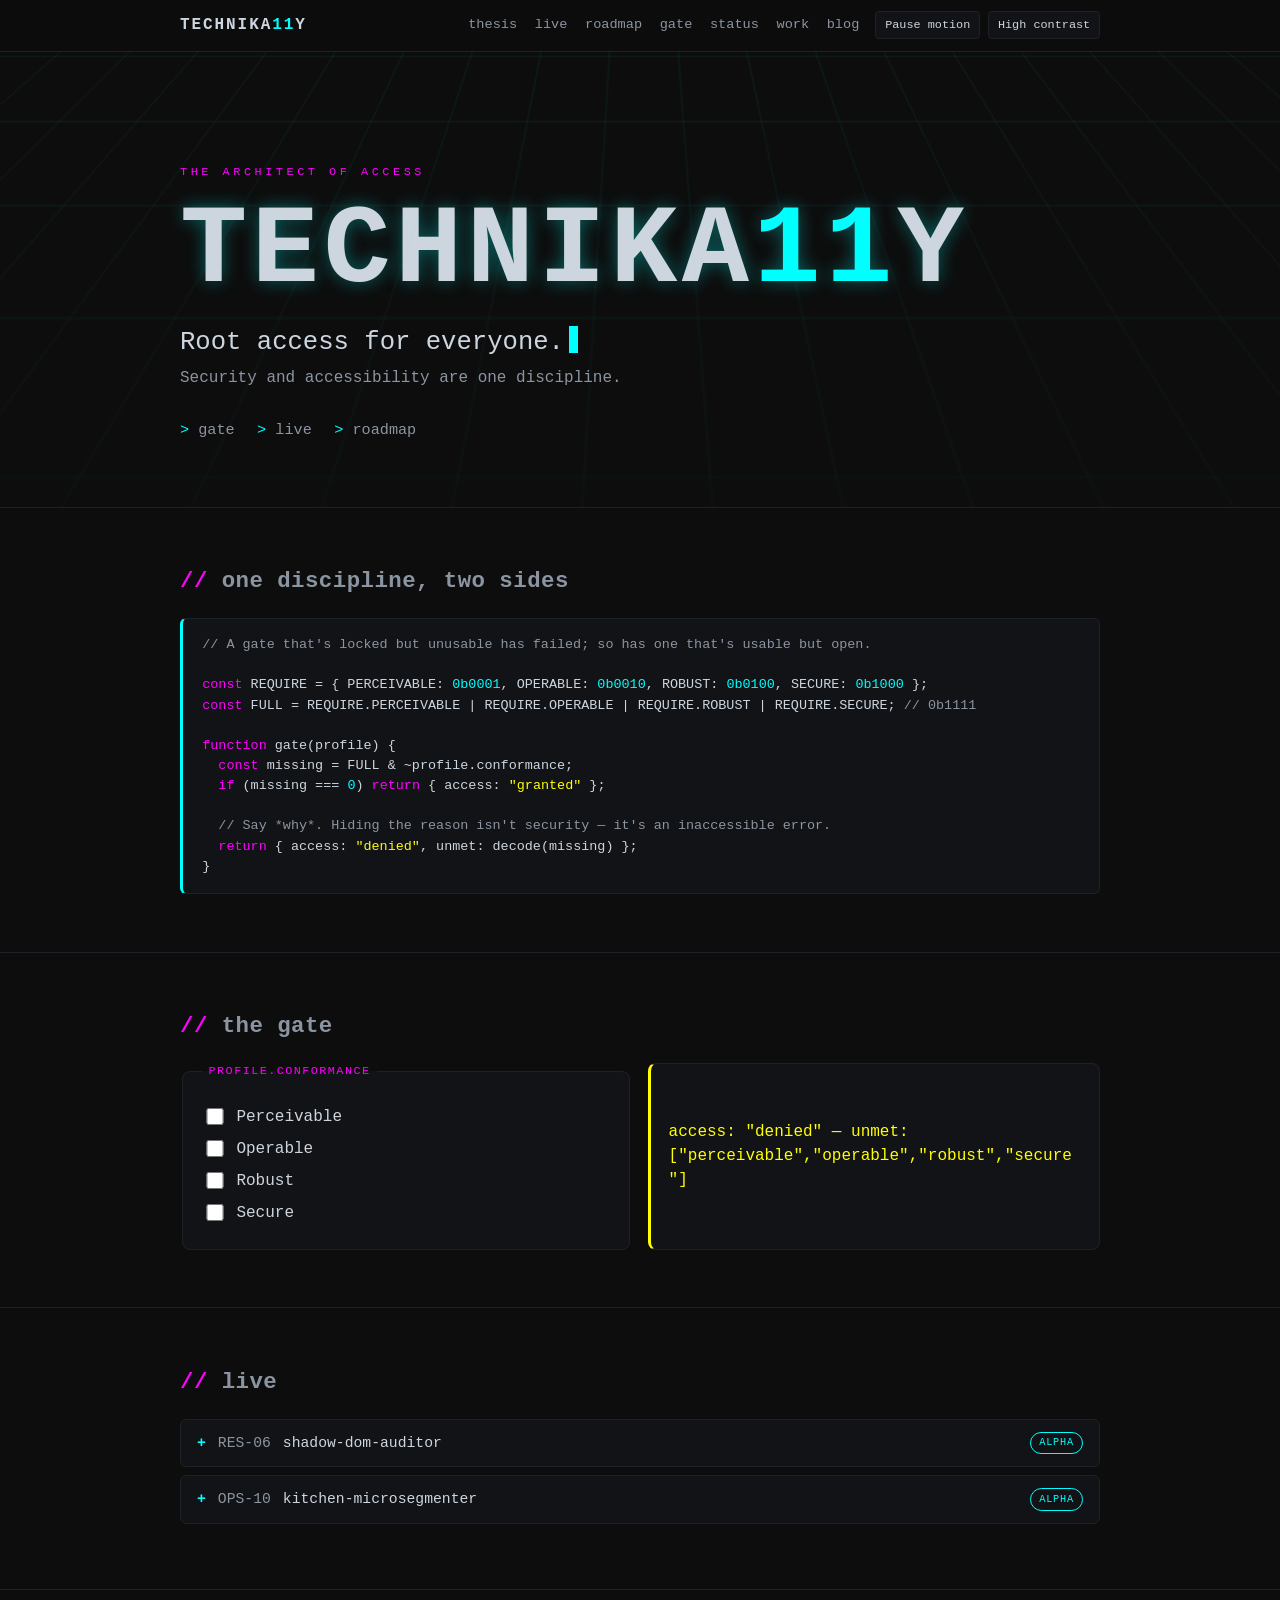
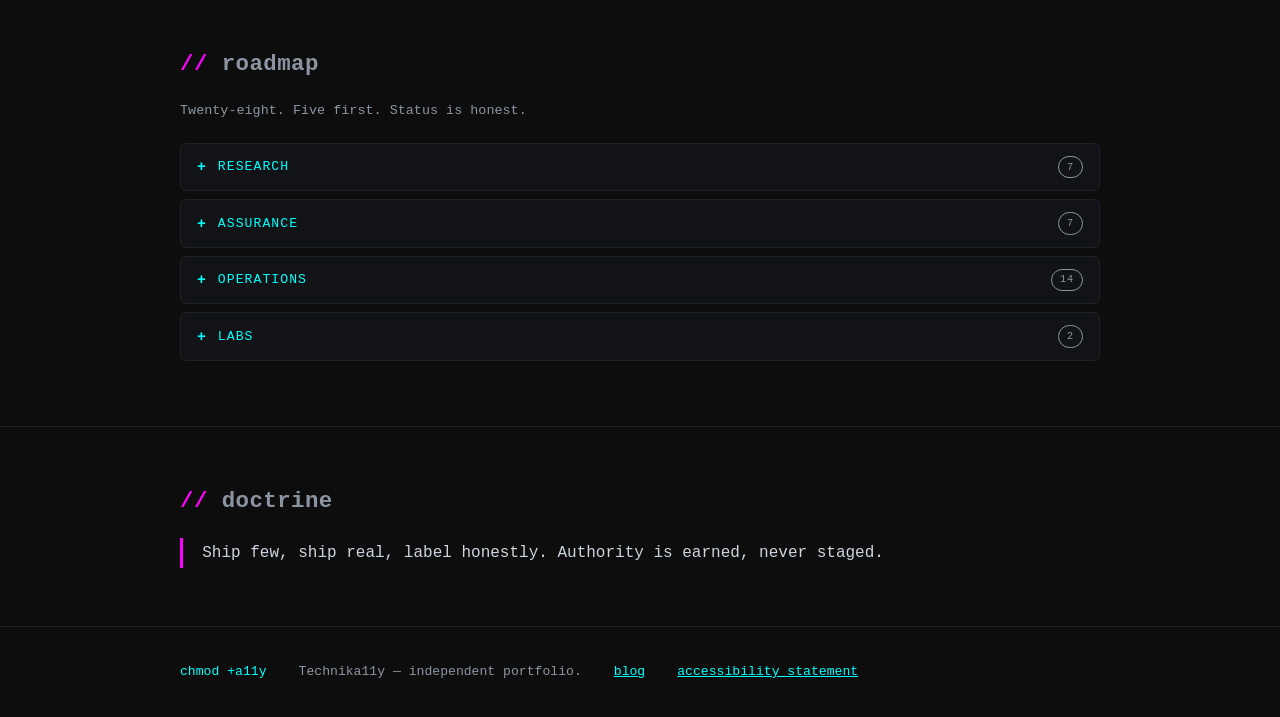
<file: index.html>
<!doctype html>
<html lang="en" data-motion="on" data-contrast="normal">
<head>
  <meta charset="utf-8">
  <link rel="icon" href="/favicon.svg" type="image/svg+xml">
  <meta name="viewport" content="width=device-width, initial-scale=1">
  <title>Technika11y — Root access for everyone</title>
  <meta name="description" content="Security, compliance, and accessibility are one discipline. Root access for everyone.">
  <meta property="og:type" content="website">
  <meta property="og:title" content="Technika11y — Root access for everyone">
  <meta property="og:description" content="Security, compliance, and accessibility are one discipline.">
  <meta property="og:url" content="https://technika11y.github.io/">
  <meta property="og:image" content="https://technika11y.github.io/og-image.png">
  <meta property="og:image:width" content="1200">
  <meta property="og:image:height" content="630">
  <meta name="twitter:card" content="summary_large_image">
  <meta name="twitter:title" content="Technika11y — Root access for everyone">
  <meta name="twitter:image" content="https://technika11y.github.io/og-image.png">
  <style>
    :root {
      --bg: #0d0d0d;
      --panel: #121316;
      --ink: #cdd6df;
      --muted: #8b95a1;
      --cyan: #00ffff;
      --magenta: #ff00ff;
      --yellow: #ffff00;
      --line: #1e2128;
      --grid: rgba(0, 255, 255, 0.10);
      --glow: 0 0 18px rgba(0, 255, 255, 0.35);
      --focus: #ffff00;
      --mono: ui-monospace, "JetBrains Mono", "Fira Code", "SFMono-Regular", Menlo, Consolas, monospace;
    }
    html[data-contrast="high"] {
      --bg: #000000;
      --panel: #0a0a0a;
      --ink: #ffffff;
      --muted: #e6e6e6;
      --cyan: #79ffff;
      --magenta: #ff8bff;
      --yellow: #ffff5c;
      --line: #ffffff;
      --grid: rgba(255, 255, 255, 0.14);
      --glow: none;
    }

    * { box-sizing: border-box; }
    html { scroll-behavior: smooth; }
    body {
      margin: 0; background: var(--bg); color: var(--ink);
      font-family: var(--mono); line-height: 1.5; -webkit-font-smoothing: antialiased;
    }
    a { color: var(--cyan); }
    a:focus-visible, button:focus-visible, input:focus-visible, summary:focus-visible {
      outline: 3px solid var(--focus); outline-offset: 2px; border-radius: 2px;
    }
    .skip { position: absolute; left: -999px; top: 0; z-index: 100; background: var(--yellow); color: #000; padding: .6rem 1rem; font-weight: 700; }
    .skip:focus { left: .5rem; top: .5rem; }
    .wrap { width: min(920px, 92vw); margin-inline: auto; }

    /* header */
    header { position: sticky; top: 0; z-index: 40; background: color-mix(in srgb, var(--bg) 88%, transparent); backdrop-filter: blur(6px); border-bottom: 1px solid var(--line); }
    .bar { display: flex; align-items: center; gap: 1rem; padding: .7rem 0; flex-wrap: wrap; }
    .brand { font-weight: 800; letter-spacing: .12em; color: var(--ink); text-decoration: none; }
    .brand .n { color: var(--cyan); }
    nav.main { display: flex; gap: 1.1rem; margin-left: auto; flex-wrap: wrap; }
    nav.main a { color: var(--muted); text-decoration: none; font-size: .85rem; }
    nav.main a:hover { color: var(--cyan); }
    .controls { display: flex; gap: .5rem; }
    .ctl { background: var(--panel); color: var(--ink); border: 1px solid var(--line); font-family: var(--mono); font-size: .74rem; padding: .38rem .55rem; cursor: pointer; border-radius: 4px; }
    .ctl[aria-pressed="true"] { border-color: var(--cyan); color: var(--cyan); }

    /* hero */
    .hero { position: relative; overflow: hidden; border-bottom: 1px solid var(--line); }
    .hero .grid-bg {
      position: absolute; inset: -40% -10% -10% -10%; z-index: 0; pointer-events: none;
      background-image: linear-gradient(var(--grid) 1px, transparent 1px), linear-gradient(90deg, var(--grid) 1px, transparent 1px);
      background-size: 44px 44px;
      transform: perspective(520px) rotateX(58deg) translateY(-6%); transform-origin: top center;
      mask-image: linear-gradient(to bottom, #000 0%, transparent 78%);
      animation: drift 14s linear infinite;
    }
    @keyframes drift { to { background-position: 0 44px, 44px 0; } }
    .hero .inner { position: relative; z-index: 1; padding: clamp(3rem, 10vw, 7rem) 0 clamp(2.5rem, 6vw, 4rem); }
    .kicker { color: var(--magenta); letter-spacing: .3em; font-size: .74rem; text-transform: uppercase; margin: 0 0 1.1rem; }
    .wordmark { margin: 0; font-weight: 800; letter-spacing: .04em; line-height: .95; font-size: clamp(2.6rem, 11vw, 7rem); color: var(--ink); text-shadow: var(--glow); }
    .wordmark .n { color: var(--cyan); }
    .tagline { font-size: clamp(1.1rem, 3.4vw, 1.6rem); margin: 1.2rem 0 .2rem; color: var(--ink); }
    .cursor { display: inline-block; width: .55ch; height: 1.05em; background: var(--cyan); margin-left: .2em; vertical-align: -0.12em; animation: blink 1.1s step-end infinite; }
    @keyframes blink { 50% { opacity: 0; } }
    .subline { color: var(--muted); margin: 0 0 1.8rem; }
    .prompts { display: flex; gap: 1.4rem; flex-wrap: wrap; }
    .prompt { text-decoration: none; color: var(--muted); font-size: .95rem; border-bottom: 1px solid transparent; }
    .prompt::before { content: "> "; color: var(--cyan); }
    .prompt:hover { color: var(--cyan); border-bottom-color: var(--cyan); }

    /* sections */
    section { padding: clamp(2.2rem, 5vw, 3.6rem) 0; border-bottom: 1px solid var(--line); }
    h2 { font-size: clamp(1.1rem, 3vw, 1.4rem); margin: 0 0 1.2rem; color: var(--muted); font-weight: 600; letter-spacing: .02em; }
    h2 .hash { color: var(--magenta); }

    .code-panel { background: var(--panel); border: 1px solid var(--line); border-left: 3px solid var(--cyan); border-radius: 6px; padding: 1rem 1.2rem; overflow-x: auto; font-size: .84rem; }
    .code-panel pre { margin: 0; }
    .tok-c { color: var(--muted); } .tok-k { color: var(--magenta); } .tok-n { color: var(--cyan); } .tok-s { color: var(--yellow); }

    /* disclosure rows */
    details { border: 1px solid var(--line); border-radius: 6px; background: var(--panel); margin: .5rem 0; }
    summary { cursor: pointer; padding: .75rem 1rem; list-style: none; display: flex; align-items: center; gap: .75rem; font-size: .92rem; }
    summary::-webkit-details-marker { display: none; }
    summary::before { content: "+"; color: var(--cyan); font-weight: 700; width: 1ch; }
    details[open] summary::before { content: "\2212"; }
    summary:hover { background: color-mix(in srgb, var(--cyan) 8%, transparent); }
    summary .sid { color: var(--muted); }
    summary .sname { color: var(--ink); }
    .detail-body { padding: .2rem 1rem 1.1rem 2.3rem; color: var(--muted); font-size: .88rem; }
    .detail-body .out { color: var(--cyan); white-space: pre-wrap; word-break: break-word; margin-top: .6rem; }
    .badge { margin-left: auto; font-size: .64rem; letter-spacing: .08em; text-transform: uppercase; padding: .16rem .5rem; border-radius: 999px; border: 1px solid currentColor; }
    .badge.alpha { color: var(--cyan); } .badge.flagship { color: var(--magenta); } .badge.planned { color: var(--muted); } .badge.gated { color: var(--yellow); }

    /* roadmap */
    .roadhead { color: var(--muted); font-size: .84rem; margin: 0 0 1.4rem; }
    .modules { display: grid; gap: 1.4rem; grid-template-columns: repeat(auto-fit, minmax(250px, 1fr)); }
    .module h3 { margin: 0 0 .7rem; font-size: .82rem; letter-spacing: .1em; text-transform: uppercase; color: var(--cyan); }
    ul.roster { list-style: none; margin: 0; padding: 0; display: grid; gap: .5rem; }
    ul.roster li { display: flex; align-items: baseline; gap: .5rem; font-size: .82rem; }
    ul.roster .id { color: var(--muted); min-width: 3.8em; }
    ul.roster .st { margin-left: auto; font-size: .62rem; letter-spacing: .06em; text-transform: uppercase; }
    .st.alpha { color: var(--cyan); } .st.flagship { color: var(--magenta); } .st.planned { color: var(--muted); } .st.gated { color: var(--yellow); }
    #roadmap .modules-stack details { margin: .5rem 0; }
    #roadmap .detail-body { color: var(--ink); padding-top: .6rem; }
    #roadmap summary .sname { text-transform: uppercase; letter-spacing: .08em; font-size: .82rem; color: var(--cyan); }

    /* gate */
    .gate { display: grid; gap: 1rem; grid-template-columns: 1fr; }
    @media (min-width: 720px) { .gate { grid-template-columns: 1fr 1fr; } }
    fieldset { border: 1px solid var(--line); border-radius: 8px; padding: 1rem 1.2rem; background: var(--panel); }
    legend { color: var(--magenta); padding: 0 .4rem; font-size: .74rem; text-transform: uppercase; letter-spacing: .12em; }
    .check { display: flex; align-items: center; gap: .6rem; margin: .5rem 0; }
    .check input { width: 1.1rem; height: 1.1rem; accent-color: var(--cyan); }
    .result { background: var(--panel); border: 1px solid var(--line); border-radius: 8px; padding: 1.1rem; display: flex; align-items: center; }
    .result[data-state="granted"] { border-left: 3px solid var(--cyan); }
    .result[data-state="denied"] { border-left: 3px solid var(--yellow); }
    .result output { font-size: 1rem; word-break: break-word; }
    .state-granted { color: var(--cyan); } .state-denied { color: var(--yellow); }

    blockquote { margin: 0; border-left: 3px solid var(--magenta); padding: .2rem 0 .2rem 1.2rem; color: var(--ink); font-size: 1rem; }

    footer { padding: 2.2rem 0; color: var(--muted); font-size: .82rem; display: flex; gap: 1rem 2rem; flex-wrap: wrap; align-items: baseline; }
    footer .mono { color: var(--cyan); }

    html[data-motion="off"] .grid-bg, html[data-motion="off"] .cursor { animation: none; }
    @media (prefers-reduced-motion: reduce) { html { scroll-behavior: auto; } .grid-bg, .cursor { animation: none; } }
    @media (forced-colors: active) { .badge, .ctl, .code-panel, details { border-color: CanvasText; } }
      .roster a { text-decoration: none; }
    .roster a:hover { text-decoration: underline; }
    .repolink { display: inline-block; margin-top: .6rem; font-size: .8rem; }
  </style>
</head>
<body>
  <a class="skip" href="#main">Skip to main content</a>

  <header>
    <div class="wrap bar">
      <a class="brand" href="#top">TECHNIKA<span class="n">11</span>Y</a>
      <nav class="main" aria-label="Primary">
        <a href="#thesis">thesis</a>
        <a href="#live">live</a>
        <a href="#roadmap">roadmap</a>
        <a href="#gate">gate</a>
        <a href="dashboard.html">status</a>
        <a href="services.html">work</a>
        <a href="blog/">blog</a>
      </nav>
      <div class="controls">
        <button type="button" id="toggle-motion" class="ctl" aria-pressed="false">Pause motion</button>
        <button type="button" id="toggle-contrast" class="ctl" aria-pressed="false">High contrast</button>
      </div>
    </div>
  </header>

  <main id="main">
    <div class="hero" id="top">
      <div class="grid-bg" aria-hidden="true"></div>
      <div class="wrap inner">
        <p class="kicker">The Architect of Access</p>
        <h1 class="wordmark">TECHNIKA<span class="n">11</span>Y</h1>
        <p class="tagline">Root access for everyone.<span class="cursor" aria-hidden="true"></span></p>
        <p class="subline">Security and accessibility are one discipline.</p>
        <div class="prompts">
          <a class="prompt" href="#gate">gate</a>
          <a class="prompt" href="#live">live</a>
          <a class="prompt" href="#roadmap">roadmap</a>
        </div>
      </div>
    </div>

    <!-- THESIS: let the code speak -->
    <section id="thesis">
      <div class="wrap">
        <h2><span class="hash">//</span> one discipline, two sides</h2>
        <div class="code-panel">
<pre><code><span class="tok-c">// A gate that's locked but unusable has failed; so has one that's usable but open.</span>

<span class="tok-k">const</span> REQUIRE = { PERCEIVABLE: <span class="tok-n">0b0001</span>, OPERABLE: <span class="tok-n">0b0010</span>, ROBUST: <span class="tok-n">0b0100</span>, SECURE: <span class="tok-n">0b1000</span> };
<span class="tok-k">const</span> FULL = REQUIRE.PERCEIVABLE | REQUIRE.OPERABLE | REQUIRE.ROBUST | REQUIRE.SECURE; <span class="tok-c">// 0b1111</span>

<span class="tok-k">function</span> gate(profile) {
  <span class="tok-k">const</span> missing = FULL &amp; ~profile.conformance;
  <span class="tok-k">if</span> (missing === <span class="tok-n">0</span>) <span class="tok-k">return</span> { access: <span class="tok-s">"granted"</span> };

  <span class="tok-c">// Say *why*. Hiding the reason isn't security — it's an inaccessible error.</span>
  <span class="tok-k">return</span> { access: <span class="tok-s">"denied"</span>, unmet: decode(missing) };
}</code></pre>
        </div>
      </div>
    </section>

    <!-- GATE: the interaction -->
    <section id="gate">
      <div class="wrap">
        <h2><span class="hash">//</span> the gate</h2>
        <div class="gate">
          <fieldset>
            <legend>profile.conformance</legend>
            <label class="check"><input type="checkbox" data-bit="perceivable"> Perceivable</label>
            <label class="check"><input type="checkbox" data-bit="operable"> Operable</label>
            <label class="check"><input type="checkbox" data-bit="robust"> Robust</label>
            <label class="check"><input type="checkbox" data-bit="secure"> Secure</label>
          </fieldset>
          <div class="result" id="gate-result" data-state="denied">
            <output id="gate-output" aria-live="polite" class="state-denied">access: "denied" — unmet: ["perceivable","operable","robust","secure"]</output>
          </div>
        </div>
      </div>
    </section>

    <!-- LIVE: terse, reveal on demand -->
    <section id="live">
      <div class="wrap">
        <h2><span class="hash">//</span> live</h2>
        <details>
          <summary><span class="sid">RES-06</span> <span class="sname">shadow-dom-auditor</span> <span class="badge alpha">alpha</span></summary>
          <div class="detail-body">
            Pierces shadow DOM for the accessibility defects and injection-sink smells conventional
            scanners walk past — including cross-root <code>aria-labelledby</code> that can't resolve
            by design.
            <div class="out">ERROR aria-idref-broken [shadow] — cross-root idrefs never resolve</div>
            <a class="repolink" href="https://github.com/technika11y/shadow-dom-auditor">→ view on github</a>
          </div>
        </details>
        <details>
          <summary><span class="sid">OPS-10</span> <span class="sname">kitchen-microsegmenter</span> <span class="badge alpha">alpha</span></summary>
          <div class="detail-body">
            A device inventory becomes a zero-trust, default-deny nftables ruleset — a compromised
            sensor can't pivot to the POS. Fails closed. Never auto-applies.
            <div class="out">ERROR uptier-flow — iot-&gt;pos:443 could pivot into pos</div>
            <a class="repolink" href="https://github.com/technika11y/kitchen-microsegmenter">→ view on github</a>
          </div>
        </details>
      </div>
    </section>

    <!-- ROADMAP: shown, not sold -->
    <section id="roadmap">
      <div class="wrap">
        <h2><span class="hash">//</span> roadmap</h2>
        <p class="roadhead">Twenty-eight. Five first. Status is honest.</p>
        <div class="modules-stack">
          <details>
            <summary><span class="sname">research</span> <span class="badge planned">7</span></summary>
            <div class="detail-body">
              <ul class="roster">
                <li><span class="id">RES-01</span> protocol-fuzzer <span class="st planned">planned</span></li>
                <li><span class="id">RES-02</span> forensic-vault <span class="st planned">planned</span></li>
                <li><span class="id">RES-03</span> hid-toolkit <span class="st planned">planned</span></li>
                <li><span class="id">RES-04</span> pos-interceptor <span class="st planned">planned</span></li>
                <li><span class="id">RES-05</span> evasion-sandbox <span class="st planned">planned</span></li>
                <li><span class="id">RES-06</span> <a href="https://github.com/technika11y/shadow-dom-auditor">shadow-dom-auditor</a> <span class="st alpha">alpha</span></li>
                <li><span class="id">RES-07</span> airgap-detector <span class="st gated">de-risk</span></li>
              </ul>
            </div>
          </details>
          <details>
            <summary><span class="sname">assurance</span> <span class="badge planned">7</span></summary>
            <div class="detail-body">
              <ul class="roster">
                <li><span class="id">IA-01</span> credential-entropy <span class="st planned">planned</span></li>
                <li><span class="id">IA-02</span> <a href="https://github.com/technika11y/pdf-ua-linter">pdf-ua-linter</a> <span class="st alpha">alpha</span></li>
                <li><span class="id">IA-03</span> wcag-ci-gate <span class="st planned">planned</span></li>
                <li><span class="id">IA-04</span> <a href="https://github.com/technika11y/vpat-generator">vpat-generator</a> <span class="st alpha">alpha</span></li>
                <li><span class="id">IA-05</span> <a href="https://github.com/technika11y/procurement-scanner">procurement-scanner</a> <span class="st alpha">alpha</span></li>
                <li><span class="id">IA-06</span> <a href="https://github.com/technika11y/incident-disclosure-toolkit">incident-disclosure-toolkit</a> <span class="st alpha">alpha</span></li>
                <li><span class="id">IA-07</span> <a href="https://github.com/technika11y/log-hardener">log-hardener</a> <span class="st alpha">alpha</span></li>
              </ul>
            </div>
          </details>
          <details>
            <summary><span class="sname">operations</span> <span class="badge planned">14</span></summary>
            <div class="detail-body">
              <ul class="roster">
                <li><span class="id">OPS-01</span> recipe-costing <span class="st planned">planned</span></li>
                <li><span class="id">OPS-02</span> haccp-automator <span class="st planned">planned</span></li>
                <li><span class="id">OPS-03</span> traceability-ledger <span class="st planned">planned</span></li>
                <li><span class="id">OPS-04</span> staff-training-bot <span class="st planned">planned</span></li>
                <li><span class="id">OPS-05</span> kds-middleware <span class="st planned">planned</span></li>
                <li><span class="id">OPS-06</span> npd-tracker <span class="st planned">planned</span></li>
                <li><span class="id">OPS-07</span> <a href="https://github.com/technika11y/menu-a11y-engine">menu-a11y-engine</a> <span class="st alpha">alpha</span></li>
                <li><span class="id">OPS-08</span> <a href="https://github.com/technika11y/allergen-validator">allergen-validator</a> <span class="st alpha">alpha</span></li>
                <li><span class="id">OPS-09</span> <a href="https://github.com/technika11y/iot-firmware-auditor">iot-firmware-auditor</a> <span class="st alpha">alpha</span></li>
                <li><span class="id">OPS-10</span> <a href="https://github.com/technika11y/kitchen-microsegmenter">kitchen-microseg</a> <span class="st alpha">alpha</span></li>
                <li><span class="id">OPS-11</span> price-optimizer <span class="st planned">planned</span></li>
                <li><span class="id">OPS-12</span> <a href="https://github.com/technika11y/sous-vide-telemetry">sous-vide-telemetry</a> <span class="st alpha">alpha</span></li>
                <li><span class="id">OPS-13</span> food-waste-engine <span class="st planned">planned</span></li>
                <li><span class="id">OPS-14</span> skim-identity <span class="st gated">de-risk</span></li>
              </ul>
            </div>
          </details>
          <details>
            <summary><span class="sname">labs</span> <span class="badge planned">2</span></summary>
            <div class="detail-body">
              <p style="color:var(--muted); font-size:.8rem; margin:.2rem 0 .8rem;">Affectionate homages, built real — outside the core 28.</p>
              <ul class="roster">
                <li><span class="id">LAB-01</span> <a href="https://github.com/technika11y/tron">tron</a> <span class="st alpha">alpha</span></li>
                <li><span class="id">LAB-02</span> <a href="https://github.com/technika11y/cyberdyne">cyberdyne</a> <span class="st alpha">alpha</span></li>
              </ul>
            </div>
          </details>
        </div>
      </div>
    </section>

    <!-- DOCTRINE: one line -->
    <section id="doctrine">
      <div class="wrap">
        <h2><span class="hash">//</span> doctrine</h2>
        <blockquote>Ship few, ship real, label honestly. Authority is earned, never staged.</blockquote>
      </div>
    </section>
  </main>

  <footer>
    <div class="wrap" style="display:flex; gap:1rem 2rem; flex-wrap:wrap;">
      <span class="mono">chmod +a11y</span>
      <span>Technika11y — independent portfolio.</span>
      <a href="blog/">blog</a>
      <a href="accessibility.html">accessibility statement</a>
    </div>
  </footer>

  <script>
    (function () {
      var root = document.documentElement;

      var motionBtn = document.getElementById('toggle-motion');
      var prefersReduced = window.matchMedia('(prefers-reduced-motion: reduce)').matches;
      function setMotion(off) {
        root.dataset.motion = off ? 'off' : 'on';
        motionBtn.setAttribute('aria-pressed', String(off));
        motionBtn.textContent = off ? 'Resume motion' : 'Pause motion';
      }
      setMotion(prefersReduced);
      motionBtn.addEventListener('click', function () { setMotion(root.dataset.motion !== 'off'); });

      var contrastBtn = document.getElementById('toggle-contrast');
      contrastBtn.addEventListener('click', function () {
        var high = root.dataset.contrast !== 'high';
        root.dataset.contrast = high ? 'high' : 'normal';
        contrastBtn.setAttribute('aria-pressed', String(high));
      });

      var BIT = { perceivable: 1, operable: 2, robust: 4, secure: 8 };
      var FULL = BIT.perceivable | BIT.operable | BIT.robust | BIT.secure;
      var boxes = Array.prototype.slice.call(document.querySelectorAll('[data-bit]'));
      var panel = document.getElementById('gate-result');
      var out = document.getElementById('gate-output');
      function decode(missing) { return Object.keys(BIT).filter(function (k) { return missing & BIT[k]; }); }
      function evaluate() {
        var conf = 0;
        boxes.forEach(function (b) { if (b.checked) conf |= BIT[b.dataset.bit]; });
        var missing = FULL & ~conf;
        if (missing === 0) {
          panel.dataset.state = 'granted'; out.className = 'state-granted';
          out.textContent = 'access: "granted"';
        } else {
          panel.dataset.state = 'denied'; out.className = 'state-denied';
          out.textContent = 'access: "denied" — unmet: ' + JSON.stringify(decode(missing));
        }
      }
      boxes.forEach(function (b) { b.addEventListener('change', evaluate); });
      evaluate();
    })();
  </script>
</body>
</html>
</file>
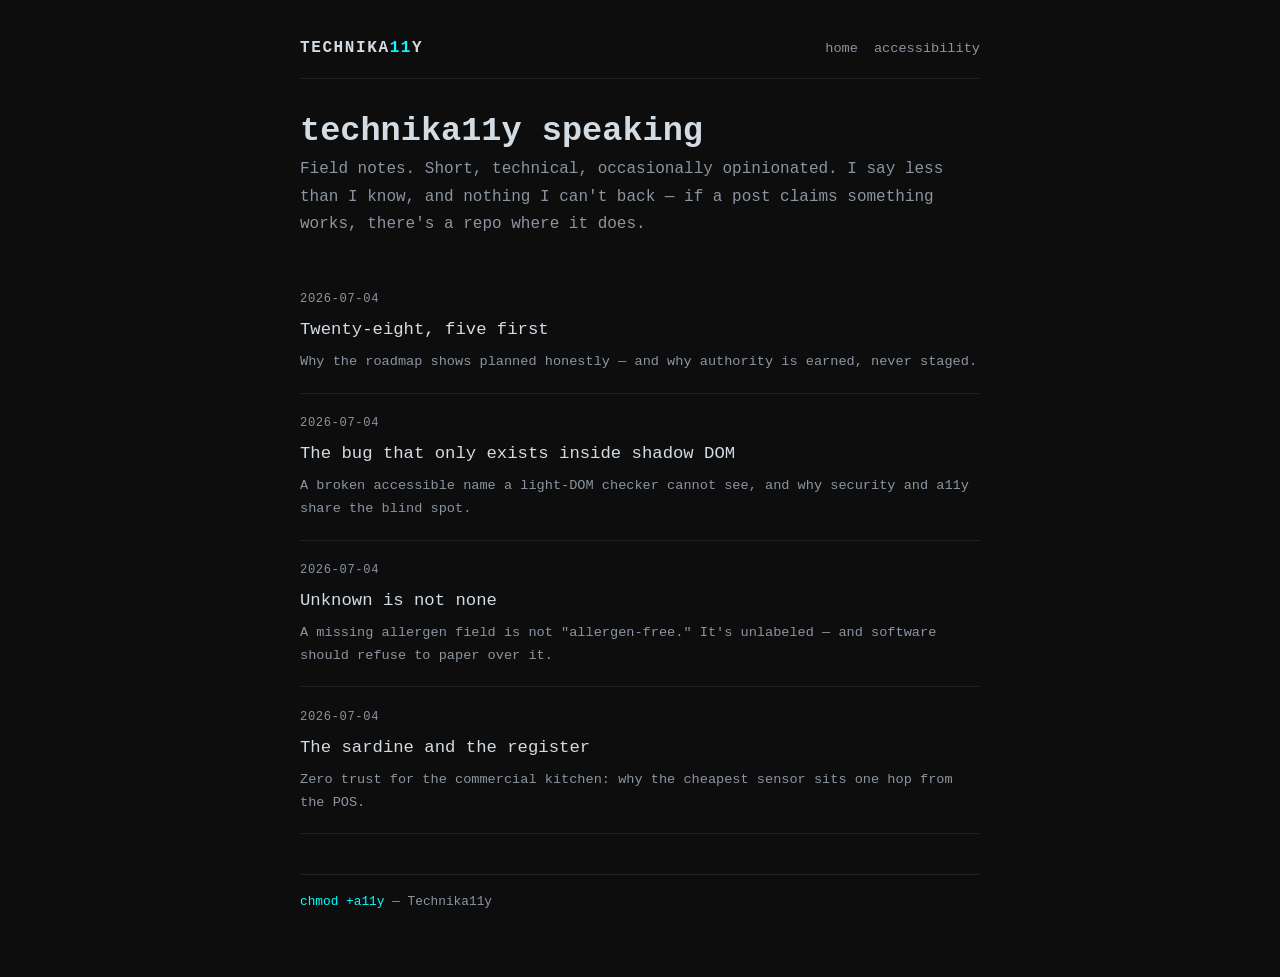
<file: blog/index.html>
<!doctype html>
<html lang="en">
<head>
  <meta charset="utf-8">
  <link rel="icon" href="/favicon.svg" type="image/svg+xml">
  <meta name="viewport" content="width=device-width, initial-scale=1">
  <title>Blog — technika11y speaking</title>
  <meta name="description" content="Field notes from Technika11y. Short, technical, occasionally opinionated.">
  <link rel="stylesheet" href="blog.css">
</head>
<body>
  <a class="skip" href="#main">Skip to main content</a>
  <div class="wrap">
    <div class="top">
      <a class="brand" href="../index.html">TECHNIKA<span class="n">11</span>Y</a>
      <nav aria-label="Primary">
        <a href="../index.html">home</a>
        <a href="../accessibility.html">accessibility</a>
      </nav>
    </div>
    <main id="main">
      <h1>technika11y speaking</h1>
      <p class="lead">Field notes. Short, technical, occasionally opinionated. I say less than I
        know, and nothing I can't back — if a post claims something works, there's a repo where it
        does.</p>
      <ul class="posts">
        <li>
          <span class="date">2026-07-04</span>
          <a href="twenty-eight-five-first.html">Twenty-eight, five first</a>
          <p class="hook">Why the roadmap shows <code>planned</code> honestly — and why authority is earned, never staged.</p>
        </li>
        <li>
          <span class="date">2026-07-04</span>
          <a href="inside-shadow-dom.html">The bug that only exists inside shadow DOM</a>
          <p class="hook">A broken accessible name a light-DOM checker cannot see, and why security and a11y share the blind spot.</p>
        </li>
        <li>
          <span class="date">2026-07-04</span>
          <a href="unknown-is-not-none.html">Unknown is not none</a>
          <p class="hook">A missing allergen field is not "allergen-free." It's unlabeled — and software should refuse to paper over it.</p>
        </li>
        <li>
          <span class="date">2026-07-04</span>
          <a href="sardine-and-the-register.html">The sardine and the register</a>
          <p class="hook">Zero trust for the commercial kitchen: why the cheapest sensor sits one hop from the POS.</p>
        </li>
      </ul>
    </main>
    <footer><span class="mono">chmod +a11y</span> — Technika11y</footer>
  </div>
</body>
</html>
</file>
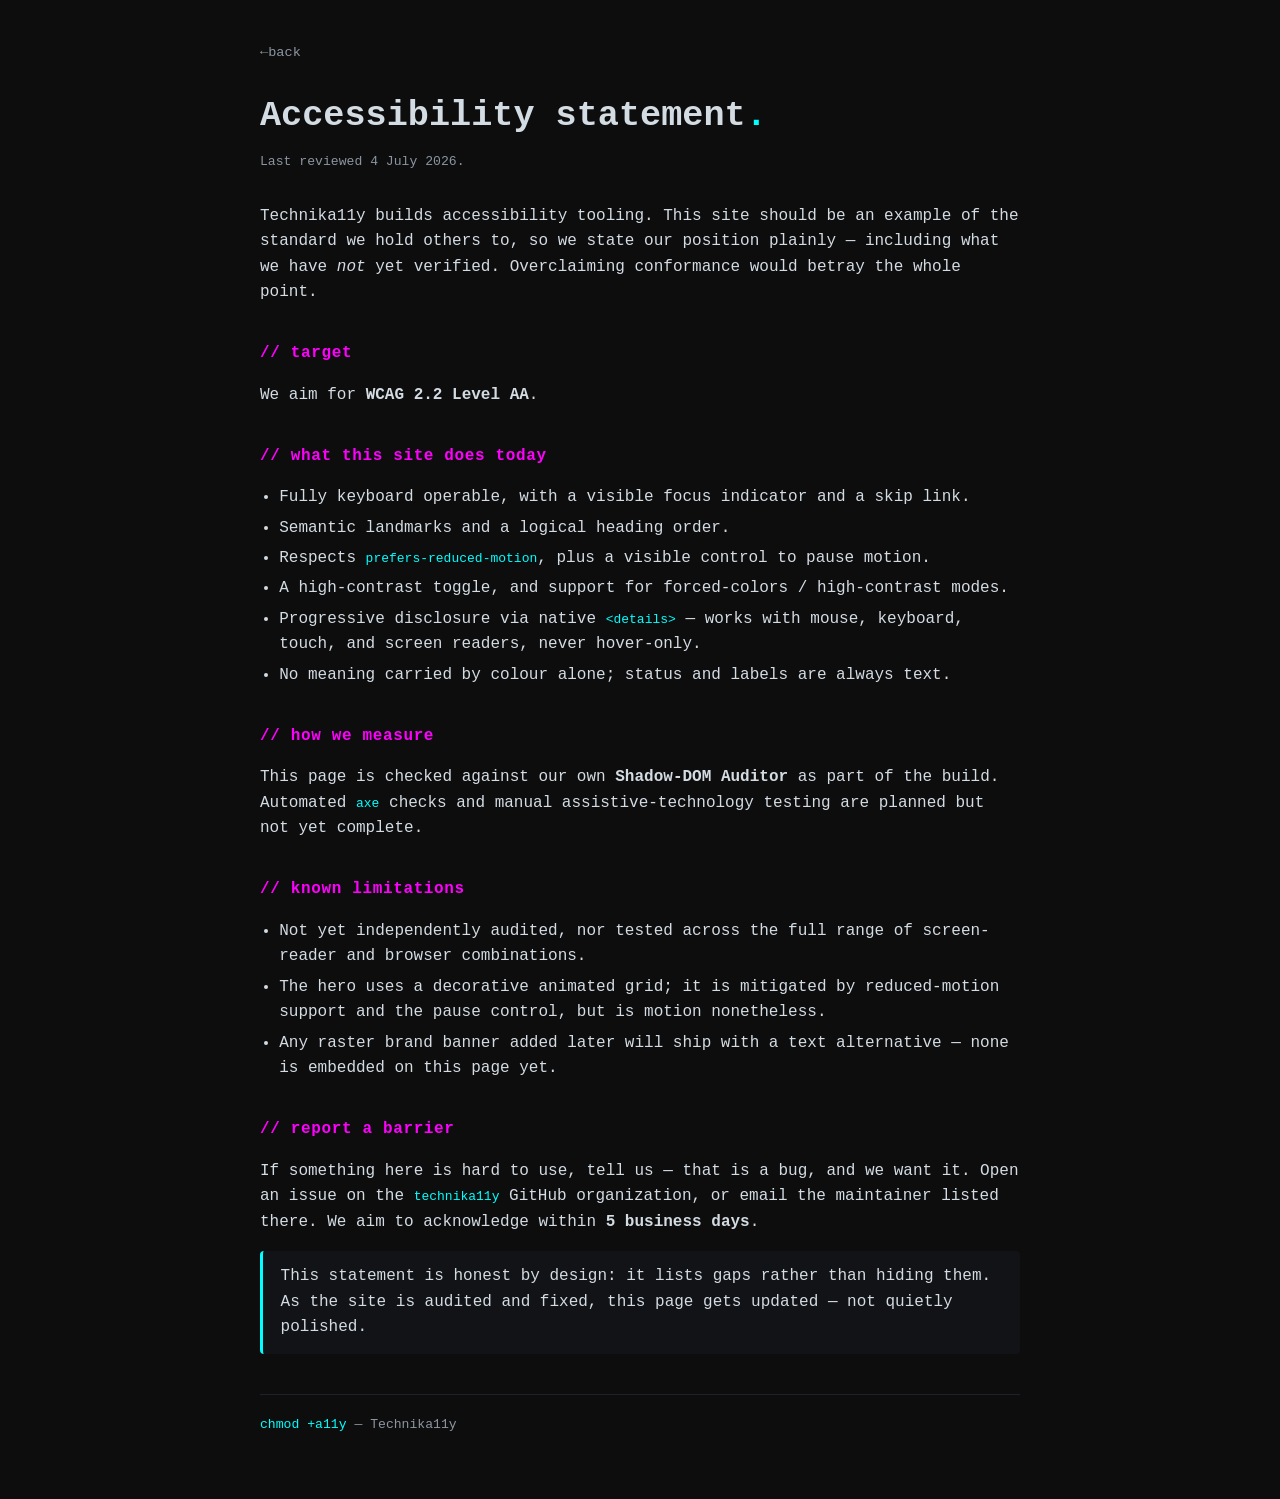
<file: accessibility.html>
<!doctype html>
<html lang="en">
<head>
  <meta charset="utf-8">
  <link rel="icon" href="/favicon.svg" type="image/svg+xml">
  <meta name="viewport" content="width=device-width, initial-scale=1">
  <title>Accessibility statement — Technika11y</title>
  <meta name="description" content="How Technika11y approaches the accessibility of this site — what conforms, what is still unverified, and how to report a barrier.">
  <style>
    :root {
      --bg: #0d0d0d; --ink: #d3dbe3; --muted: #8b95a1; --cyan: #00ffff; --magenta: #ff00ff;
      --line: #1e2128; --focus: #ffff00;
      --mono: ui-monospace, "JetBrains Mono", "Fira Code", "SFMono-Regular", Menlo, Consolas, monospace;
    }
    * { box-sizing: border-box; }
    body { margin: 0; background: var(--bg); color: var(--ink); font-family: var(--mono); line-height: 1.6; }
    a { color: var(--cyan); }
    a:focus-visible, summary:focus-visible { outline: 3px solid var(--focus); outline-offset: 2px; }
    .skip { position: absolute; left: -999px; top: 0; background: var(--focus); color: #000; padding: .6rem 1rem; font-weight: 700; }
    .skip:focus { left: .5rem; top: .5rem; }
    .wrap { width: min(760px, 92vw); margin: 0 auto; padding: 2.5rem 0 4rem; }
    .back { color: var(--muted); text-decoration: none; font-size: .85rem; }
    .back::before { content: "\2190 "; }
    h1 { font-size: clamp(1.6rem, 5vw, 2.2rem); margin: 1.4rem 0 .4rem; }
    h1 .n { color: var(--cyan); }
    .updated { color: var(--muted); font-size: .82rem; margin: 0 0 2rem; }
    h2 { color: var(--magenta); font-size: 1rem; letter-spacing: .04em; margin: 2.2rem 0 .6rem; }
    h2::before { content: "// "; }
    ul { padding-left: 1.2rem; } li { margin: .3rem 0; }
    .note { border-left: 3px solid var(--cyan); background: #121316; padding: .8rem 1.1rem; border-radius: 4px; }
    code { color: var(--cyan); }
    footer { border-top: 1px solid var(--line); margin-top: 2.5rem; padding-top: 1.2rem; color: var(--muted); font-size: .82rem; }
    @media (forced-colors: active) { .note { border-color: CanvasText; } }
  </style>
</head>
<body>
  <a class="skip" href="#main">Skip to main content</a>
  <div class="wrap">
    <a class="back" href="index.html">back</a>
    <main id="main">
      <h1>Accessibility statement<span class="n">.</span></h1>
      <p class="updated">Last reviewed 4 July 2026.</p>

      <p>Technika11y builds accessibility tooling. This site should be an example of the standard we
        hold others to, so we state our position plainly — including what we have <em>not</em> yet
        verified. Overclaiming conformance would betray the whole point.</p>

      <h2>target</h2>
      <p>We aim for <strong>WCAG 2.2 Level AA</strong>.</p>

      <h2>what this site does today</h2>
      <ul>
        <li>Fully keyboard operable, with a visible focus indicator and a skip link.</li>
        <li>Semantic landmarks and a logical heading order.</li>
        <li>Respects <code>prefers-reduced-motion</code>, plus a visible control to pause motion.</li>
        <li>A high-contrast toggle, and support for forced-colors / high-contrast modes.</li>
        <li>Progressive disclosure via native <code>&lt;details&gt;</code> — works with mouse,
          keyboard, touch, and screen readers, never hover-only.</li>
        <li>No meaning carried by colour alone; status and labels are always text.</li>
      </ul>

      <h2>how we measure</h2>
      <p>This page is checked against our own <strong>Shadow-DOM Auditor</strong> as part of the
        build. Automated <code>axe</code> checks and manual assistive-technology testing are
        planned but not yet complete.</p>

      <h2>known limitations</h2>
      <ul>
        <li>Not yet independently audited, nor tested across the full range of screen-reader and
          browser combinations.</li>
        <li>The hero uses a decorative animated grid; it is mitigated by reduced-motion support and
          the pause control, but is motion nonetheless.</li>
        <li>Any raster brand banner added later will ship with a text alternative — none is embedded
          on this page yet.</li>
      </ul>

      <h2>report a barrier</h2>
      <p>If something here is hard to use, tell us — that is a bug, and we want it. Open an issue on
        the <code>technika11y</code> GitHub organization, or email the maintainer listed there. We
        aim to acknowledge within <strong>5 business days</strong>.</p>

      <div class="note">This statement is honest by design: it lists gaps rather than hiding them.
        As the site is audited and fixed, this page gets updated — not quietly polished.</div>

      <footer><span style="color:var(--cyan)">chmod +a11y</span> — Technika11y</footer>
    </main>
  </div>
</body>
</html>
</file>
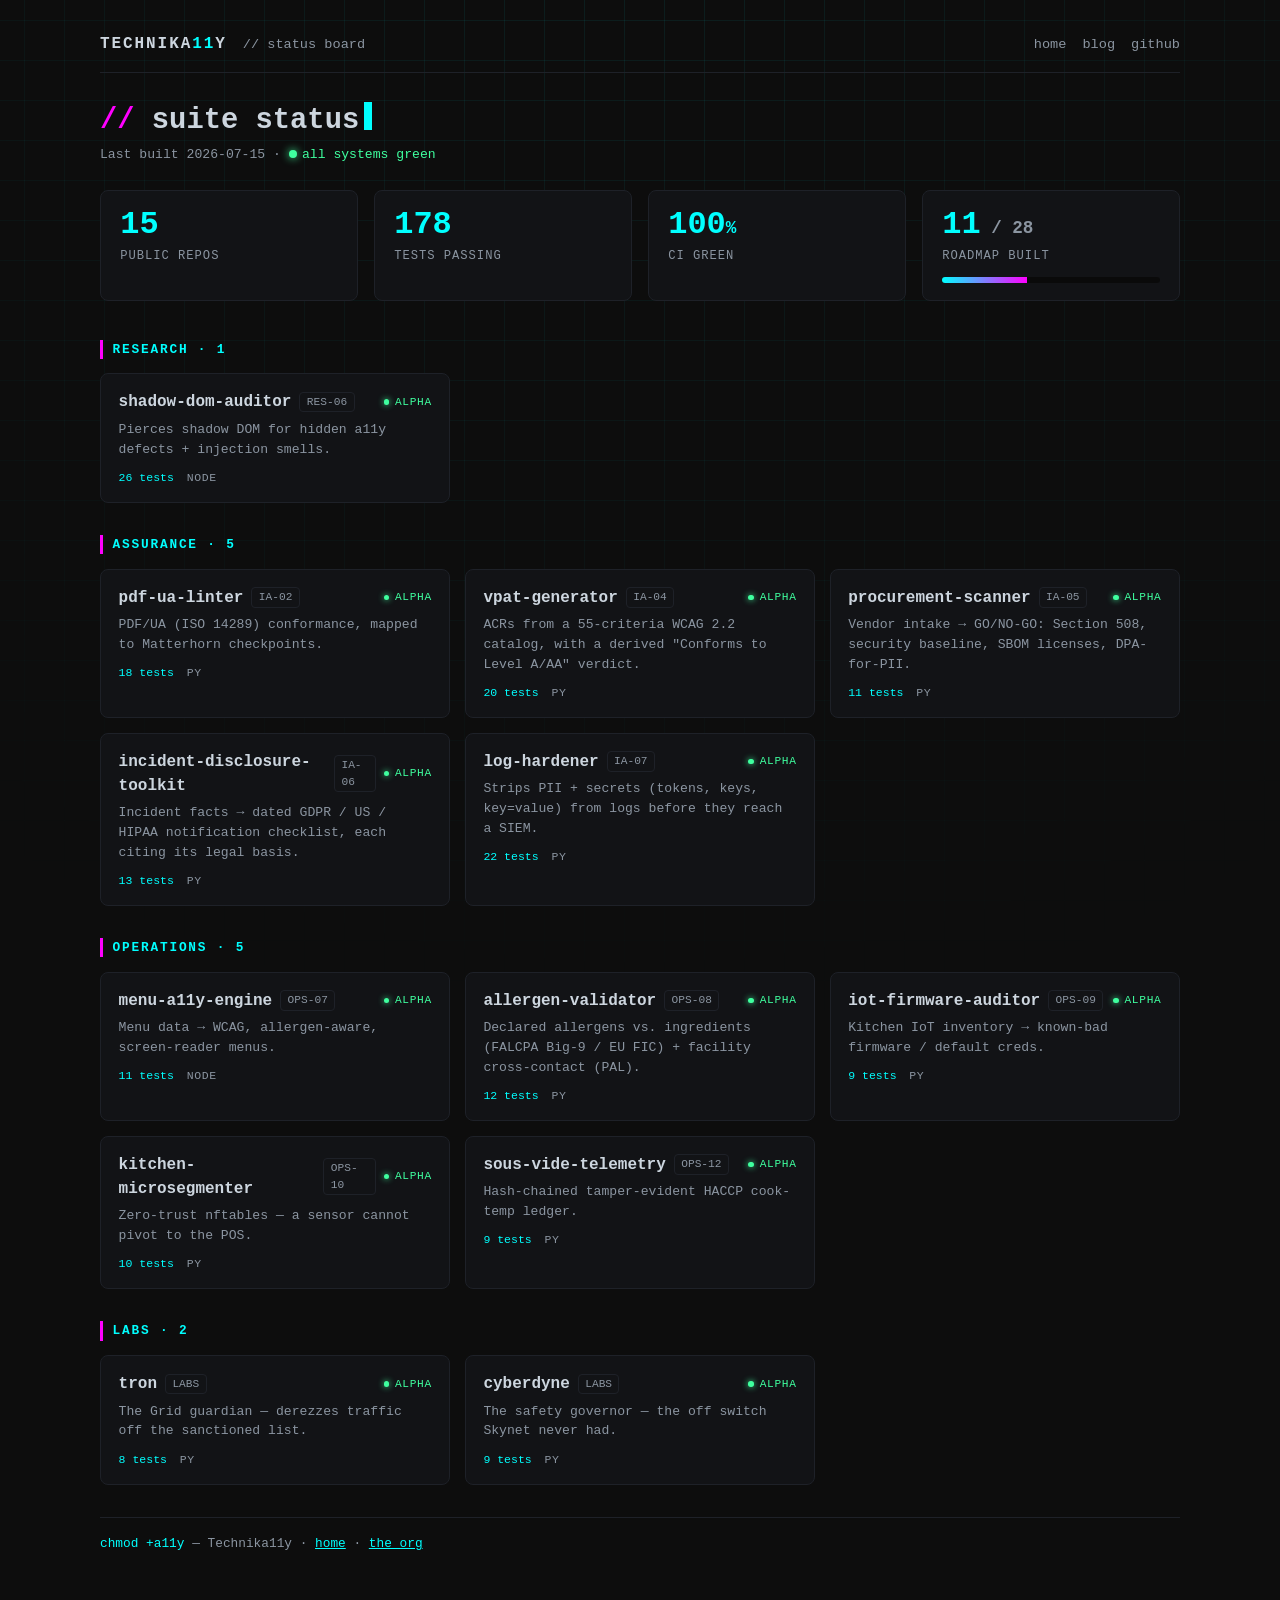
<file: dashboard.html>
<!doctype html>
<html lang="en" data-motion="on">
<head>
  <meta charset="utf-8">
  <link rel="icon" href="/favicon.svg" type="image/svg+xml">
  <meta name="viewport" content="width=device-width, initial-scale=1">
  <title>Status board — Technika11y</title>
  <meta name="description" content="Live status of the Technika11y suite — projects, tests, and roadmap progress.">
  <style>
    :root{
      --bg:#0d0d0d;--panel:#121316;--ink:#cdd6df;--muted:#8b95a1;--cyan:#00ffff;--magenta:#ff00ff;
      --yellow:#ffff00;--green:#3fff9f;--line:#1e2128;--grid:rgba(0,255,255,.08);
      --mono:ui-monospace,"JetBrains Mono","Fira Code",Menlo,Consolas,monospace;
    }
    *{box-sizing:border-box}
    body{margin:0;background:var(--bg);color:var(--ink);font-family:var(--mono);line-height:1.5;overflow-x:hidden}
    a{color:var(--cyan)}
    a:focus-visible{outline:3px solid var(--yellow);outline-offset:2px}
    .skip{position:absolute;left:-999px;top:0;background:var(--yellow);color:#000;padding:.6rem 1rem;font-weight:700}
    .skip:focus{left:.5rem;top:.5rem}
    .grid-bg{position:fixed;inset:-20%;z-index:0;pointer-events:none;
      background-image:linear-gradient(var(--grid) 1px,transparent 1px),linear-gradient(90deg,var(--grid) 1px,transparent 1px);
      background-size:40px 40px;animation:drift 18s linear infinite;mask-image:radial-gradient(circle at 50% 0,#000,transparent 80%)}
    @keyframes drift{to{background-position:0 40px,40px 0}}
    .wrap{position:relative;z-index:1;width:min(1080px,94vw);margin:0 auto;padding:2rem 0 4rem}
    .top{display:flex;align-items:baseline;gap:1rem;flex-wrap:wrap;border-bottom:1px solid var(--line);padding-bottom:1rem}
    .brand{font-weight:800;letter-spacing:.12em;text-decoration:none;color:var(--ink)}
    .brand .n{color:var(--cyan)}
    .top .sub{color:var(--muted);font-size:.85rem}
    .top nav{margin-left:auto;display:flex;gap:1rem}
    .top nav a{color:var(--muted);text-decoration:none;font-size:.85rem}
    .top nav a:hover{color:var(--cyan)}
    h1{font-size:clamp(1.3rem,4vw,1.8rem);margin:1.6rem 0 .2rem}
    h1 .hash{color:var(--magenta)}
    .cursor{display:inline-block;width:.5ch;height:1em;background:var(--cyan);vertical-align:-.1em;margin-left:.15em;animation:blink 1.1s step-end infinite}
    @keyframes blink{50%{opacity:0}}
    .meta{color:var(--muted);font-size:.82rem;margin:0 0 1.6rem}
    .allok{color:var(--green)}
    .allok .dot{display:inline-block;width:.6em;height:.6em;border-radius:50%;background:var(--green);margin-right:.4em;box-shadow:0 0 8px var(--green);animation:pulse 2s ease-in-out infinite}
    @keyframes pulse{50%{opacity:.4}}
    /* stat row */
    .stats{display:grid;grid-template-columns:repeat(auto-fit,minmax(150px,1fr));gap:1rem;margin:0 0 2.4rem}
    .stat{background:var(--panel);border:1px solid var(--line);border-radius:8px;padding:1.1rem 1.2rem}
    .stat .v{font-size:2rem;font-weight:800;color:var(--cyan);line-height:1}
    .stat .l{color:var(--muted);font-size:.76rem;text-transform:uppercase;letter-spacing:.08em;margin-top:.4rem}
    .stat.roadmap .bar{height:6px;background:#0a0a0a;border-radius:3px;margin-top:.7rem;overflow:hidden}
    .stat.roadmap .fill{height:100%;width:0;background:linear-gradient(90deg,var(--cyan),var(--magenta));transition:width 1.4s ease}
    /* module + cards */
    .module{margin:0 0 2rem}
    .module h2{font-size:.8rem;letter-spacing:.14em;text-transform:uppercase;color:var(--cyan);margin:0 0 .9rem;border-left:3px solid var(--magenta);padding-left:.6rem}
    .cards{display:grid;grid-template-columns:repeat(auto-fill,minmax(300px,1fr));gap:.9rem}
    .card{background:var(--panel);border:1px solid var(--line);border-radius:8px;padding:1rem 1.1rem;opacity:0;transform:translateY(14px);animation:rise .5s ease forwards;text-decoration:none;color:inherit;display:block}
    .card:hover{border-color:var(--cyan)}
    @keyframes rise{to{opacity:1;transform:none}}
    .card .h{display:flex;align-items:center;gap:.5rem;margin-bottom:.35rem}
    .card .name{font-weight:700;color:var(--ink)}
    .card .id{color:var(--muted);font-size:.7rem;border:1px solid var(--line);border-radius:4px;padding:.05rem .4rem}
    .card .st{margin-left:auto;display:flex;align-items:center;gap:.35rem;color:var(--green);font-size:.7rem;text-transform:uppercase;letter-spacing:.06em}
    .card .st .dot{width:.5em;height:.5em;border-radius:50%;background:var(--green);box-shadow:0 0 6px var(--green);animation:pulse 2s ease-in-out infinite}
    .card .blurb{color:var(--muted);font-size:.82rem;margin:.3rem 0 .6rem}
    .card .foot{display:flex;gap:.8rem;font-size:.72rem;color:var(--muted)}
    .card .foot .tests{color:var(--cyan)}
    .card .foot .lang{text-transform:uppercase;letter-spacing:.05em}
    footer{color:var(--muted);font-size:.8rem;border-top:1px solid var(--line);margin-top:1.5rem;padding-top:1rem}
    footer .mono{color:var(--cyan)}
    @media(prefers-reduced-motion:reduce){
      .grid-bg,.cursor,.dot,.card{animation:none!important}
      .card{opacity:1;transform:none}
      .stat.roadmap .fill{transition:none}
    }
  </style>
</head>
<body>
  <a class="skip" href="#main">Skip to main content</a>
  <div class="grid-bg" aria-hidden="true"></div>
  <div class="wrap">
    <div class="top">
      <a class="brand" href="index.html">TECHNIKA<span class="n">11</span>Y</a>
      <span class="sub">// status board</span>
      <nav aria-label="Primary"><a href="index.html">home</a><a href="blog/">blog</a><a href="https://github.com/technika11y">github</a></nav>
    </div>

    <main id="main">
      <h1><span class="hash">//</span> suite status<span class="cursor" aria-hidden="true"></span></h1>
      <p class="meta">Last built <time datetime="2026-07-15">2026-07-15</time> · <span class="allok"><span class="dot"></span>all systems green</span></p>

      <section class="stats" aria-label="Summary">
        <div class="stat"><div class="v" data-count="15">15</div><div class="l">public repos</div></div>
        <div class="stat"><div class="v" data-count="178">178</div><div class="l">tests passing</div></div>
        <div class="stat"><div class="v">100<span style="font-size:1.1rem">%</span></div><div class="l">CI green</div></div>
        <div class="stat roadmap"><div class="v"><span data-count="11">11</span><span style="color:var(--muted);font-size:1.1rem"> / 28</span></div><div class="l">roadmap built</div><div class="bar"><div class="fill" data-w="39"></div></div></div>
      </section>

      <div id="modules"></div>
    </main>

    <footer><span class="mono">chmod +a11y</span> — Technika11y · <a href="index.html">home</a> · <a href="https://github.com/technika11y">the org</a></footer>
  </div>

  <script>
    const P = [
      {id:'RES-06',name:'shadow-dom-auditor',mod:'research',tests:26,lang:'node',blurb:'Pierces shadow DOM for hidden a11y defects + injection smells.'},
      {id:'IA-02',name:'pdf-ua-linter',mod:'assurance',tests:18,lang:'py',blurb:'PDF/UA (ISO 14289) conformance, mapped to Matterhorn checkpoints.'},
      {id:'IA-04',name:'vpat-generator',mod:'assurance',tests:20,lang:'py',blurb:'ACRs from a 55-criteria WCAG 2.2 catalog, with a derived "Conforms to Level A/AA" verdict.'},
      {id:'IA-05',name:'procurement-scanner',mod:'assurance',tests:11,lang:'py',blurb:'Vendor intake → GO/NO-GO: Section 508, security baseline, SBOM licenses, DPA-for-PII.'},
      {id:'IA-06',name:'incident-disclosure-toolkit',mod:'assurance',tests:13,lang:'py',blurb:'Incident facts → dated GDPR / US / HIPAA notification checklist, each citing its legal basis.'},
      {id:'IA-07',name:'log-hardener',mod:'assurance',tests:22,lang:'py',blurb:'Strips PII + secrets (tokens, keys, key=value) from logs before they reach a SIEM.'},
      {id:'OPS-07',name:'menu-a11y-engine',mod:'operations',tests:11,lang:'node',blurb:'Menu data → WCAG, allergen-aware, screen-reader menus.'},
      {id:'OPS-08',name:'allergen-validator',mod:'operations',tests:12,lang:'py',blurb:'Declared allergens vs. ingredients (FALCPA Big-9 / EU FIC) + facility cross-contact (PAL).'},
      {id:'OPS-09',name:'iot-firmware-auditor',mod:'operations',tests:9,lang:'py',blurb:'Kitchen IoT inventory → known-bad firmware / default creds.'},
      {id:'OPS-10',name:'kitchen-microsegmenter',mod:'operations',tests:10,lang:'py',blurb:'Zero-trust nftables — a sensor cannot pivot to the POS.'},
      {id:'OPS-12',name:'sous-vide-telemetry',mod:'operations',tests:9,lang:'py',blurb:'Hash-chained tamper-evident HACCP cook-temp ledger.'},
      {id:'LABS',name:'tron',mod:'labs',tests:8,lang:'py',blurb:'The Grid guardian — derezzes traffic off the sanctioned list.'},
      {id:'LABS',name:'cyberdyne',mod:'labs',tests:9,lang:'py',blurb:'The safety governor — the off switch Skynet never had.'}
    ];
    const ORDER = [['research','research'],['assurance','assurance'],['operations','operations'],['labs','labs']];
    const root = document.getElementById('modules');
    let n = 0;
    for (const [key,label] of ORDER){
      const items = P.filter(p=>p.mod===key);
      const sec = document.createElement('section');
      sec.className='module';
      sec.innerHTML = `<h2>${label} · ${items.length}</h2><div class="cards"></div>`;
      const cards = sec.querySelector('.cards');
      for (const p of items){
        const a = document.createElement('a');
        a.className='card';
        a.href=`https://github.com/technika11y/${p.name}`;
        a.style.animationDelay = (n++ * 55) + 'ms';
        a.innerHTML =
          `<div class="h"><span class="name">${p.name}</span><span class="id">${p.id}</span>`+
          `<span class="st"><span class="dot"></span>alpha</span></div>`+
          `<p class="blurb">${p.blurb}</p>`+
          `<div class="foot"><span class="tests">${p.tests} tests</span><span class="lang">${p.lang}</span></div>`;
        cards.appendChild(a);
      }
      root.appendChild(sec);
    }
    // count-up + roadmap bar (respect reduced motion)
    const reduce = matchMedia('(prefers-reduced-motion: reduce)').matches;
    document.querySelectorAll('[data-count]').forEach(el=>{
      const target = +el.dataset.count;
      if (reduce){ el.textContent = target; return; }
      let v = 0; const step = Math.max(1, Math.round(target/40));
      const t = setInterval(()=>{ v+=step; if(v>=target){v=target;clearInterval(t);} el.textContent=v; }, 22);
    });
    requestAnimationFrame(()=>{ const f=document.querySelector('.fill'); if(f) f.style.width=f.dataset.w+'%'; });
  </script>
</body>
</html>
</file>
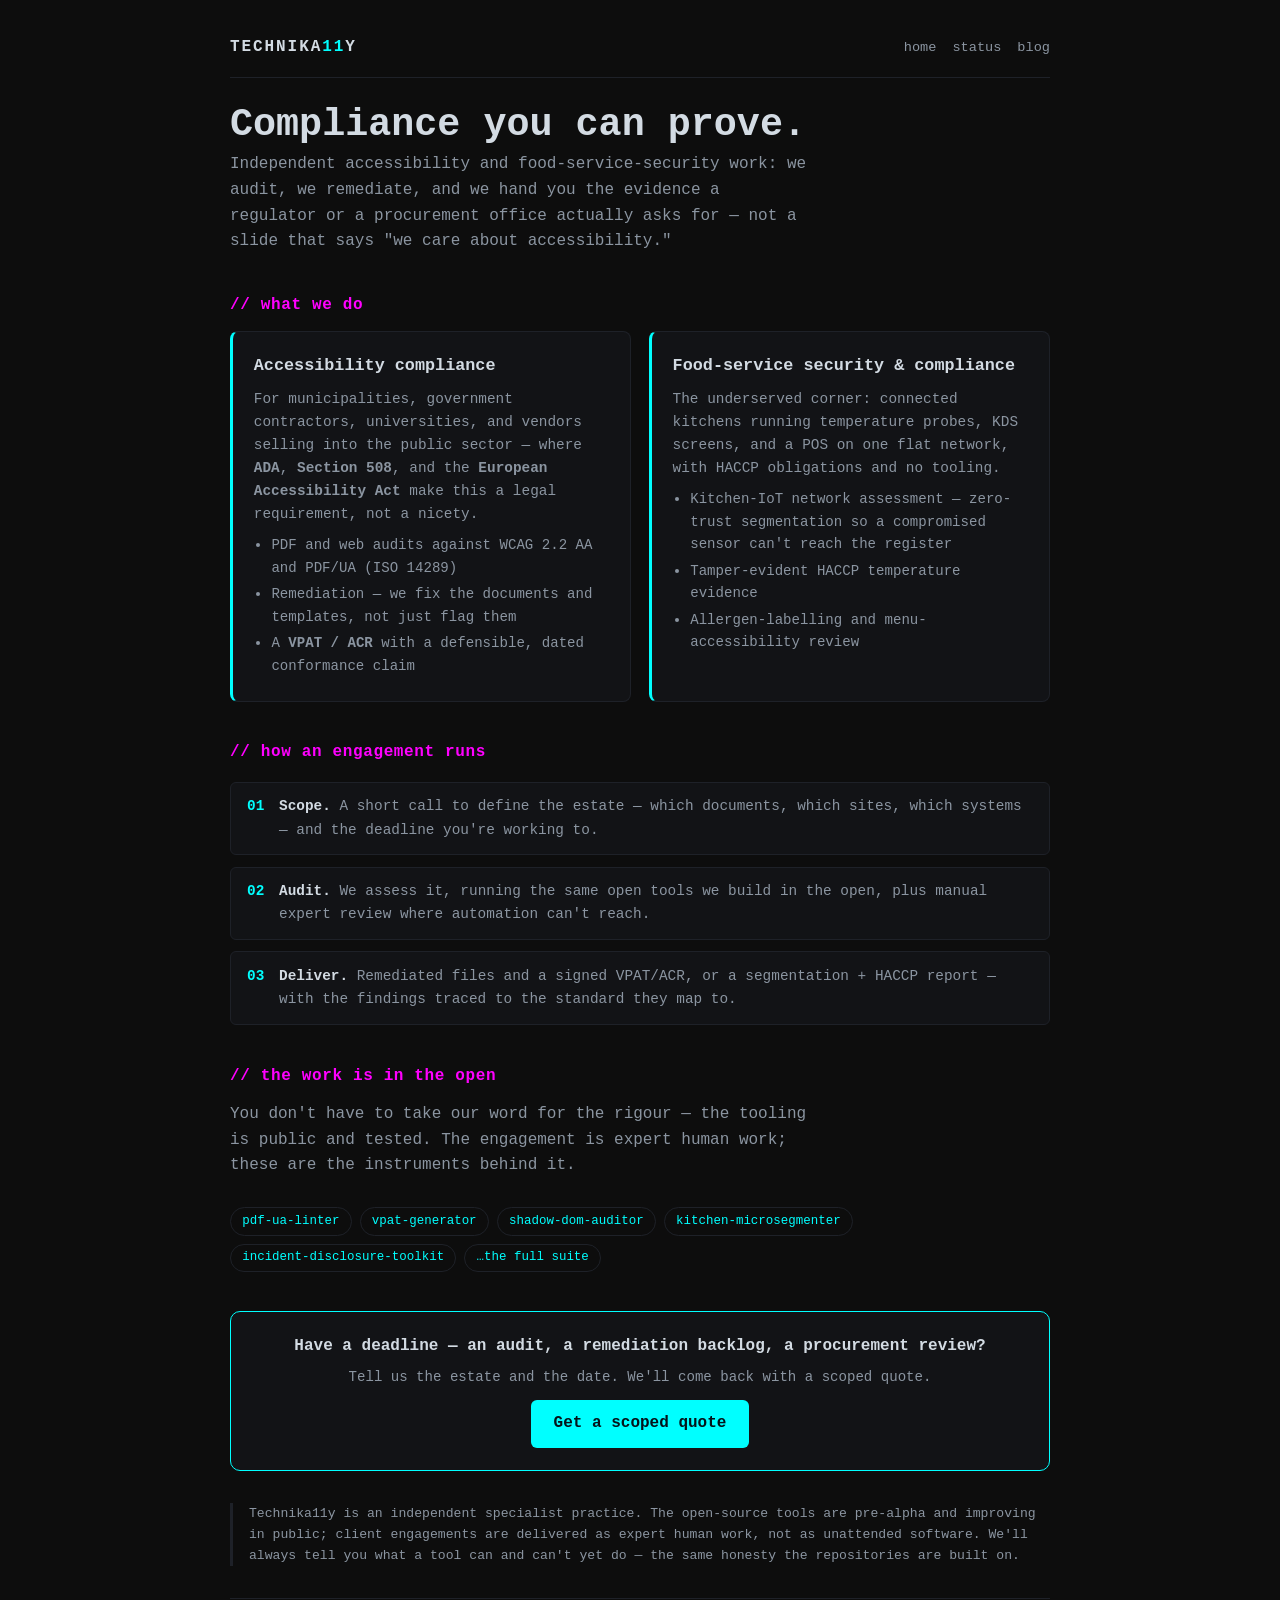
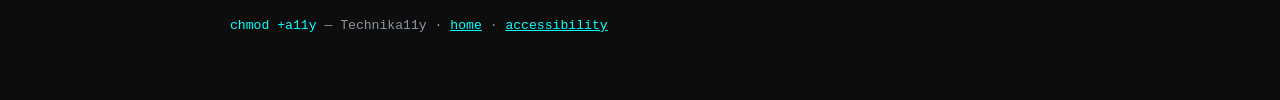
<file: services.html>
<!doctype html>
<html lang="en">
<head>
  <meta charset="utf-8">
  <link rel="icon" href="/favicon.svg" type="image/svg+xml">
  <meta name="viewport" content="width=device-width, initial-scale=1">
  <title>Work with Technika11y — accessibility & security compliance</title>
  <meta name="description" content="Independent accessibility and food-service-security compliance: audits, remediation, and the VPAT procurement asks for — backed by open tooling.">
  <style>
    :root{
      --bg:#0d0d0d;--panel:#121316;--ink:#d3dbe3;--muted:#8b95a1;--cyan:#00ffff;--magenta:#ff00ff;
      --yellow:#ffff00;--line:#1e2128;
      --mono:ui-monospace,"JetBrains Mono","Fira Code","SFMono-Regular",Menlo,Consolas,monospace;
    }
    *{box-sizing:border-box}
    body{margin:0;background:var(--bg);color:var(--ink);font-family:var(--mono);line-height:1.6}
    a{color:var(--cyan)}
    a:focus-visible{outline:3px solid var(--yellow);outline-offset:2px}
    .skip{position:absolute;left:-999px;top:0;background:var(--yellow);color:#000;padding:.6rem 1rem;font-weight:700}
    .skip:focus{left:.5rem;top:.5rem}
    .wrap{width:min(820px,92vw);margin:0 auto;padding:2.2rem 0 4rem}
    .top{display:flex;gap:1rem;align-items:baseline;border-bottom:1px solid var(--line);padding-bottom:1rem}
    .brand{font-weight:800;letter-spacing:.12em;text-decoration:none;color:var(--ink)}
    .brand .n{color:var(--cyan)}
    .top nav{margin-left:auto;display:flex;gap:1rem}
    .top nav a{color:var(--muted);text-decoration:none;font-size:.85rem}
    .top nav a:hover{color:var(--cyan)}
    h1{font-size:clamp(1.6rem,5vw,2.4rem);margin:1.6rem 0 .3rem;line-height:1.15}
    .lede{color:var(--muted);max-width:60ch;margin:0 0 1.8rem}
    h2{color:var(--magenta);font-size:1rem;letter-spacing:.04em;margin:2.4rem 0 .8rem}
    h2::before{content:"// "}
    .cards{display:grid;gap:1.1rem;grid-template-columns:repeat(auto-fit,minmax(320px,1fr))}
    .card{background:var(--panel);border:1px solid var(--line);border-left:3px solid var(--cyan);border-radius:8px;padding:1.2rem 1.3rem}
    .card h3{margin:.1rem 0 .5rem;font-size:1.05rem}
    .card p{color:var(--muted);font-size:.9rem;margin:.4rem 0}
    .card ul{margin:.5rem 0 0;padding-left:1.1rem;color:var(--muted);font-size:.88rem}
    .card li{margin:.25rem 0}
    ol.steps{counter-reset:s;list-style:none;padding:0;display:grid;gap:.7rem}
    ol.steps li{background:var(--panel);border:1px solid var(--line);border-radius:6px;padding:.8rem 1rem .8rem 3rem;position:relative;color:var(--muted);font-size:.9rem}
    ol.steps li::before{counter-increment:s;content:"0" counter(s);position:absolute;left:1rem;color:var(--cyan);font-weight:700}
    ol.steps b{color:var(--ink)}
    .evidence{display:flex;flex-wrap:wrap;gap:.5rem;margin-top:.6rem}
    .evidence a{font-size:.78rem;border:1px solid var(--line);border-radius:999px;padding:.2rem .7rem;text-decoration:none;color:var(--cyan)}
    .cta{background:var(--panel);border:1px solid var(--cyan);border-radius:10px;padding:1.4rem 1.5rem;margin:2.4rem 0 1rem;text-align:center}
    .cta a.btn{display:inline-block;margin-top:.7rem;background:var(--cyan);color:#04141a;font-weight:700;text-decoration:none;padding:.7rem 1.4rem;border-radius:6px}
    .note{color:var(--muted);font-size:.82rem;border-left:3px solid var(--line);padding-left:1rem;margin-top:2rem}
    footer{border-top:1px solid var(--line);margin-top:2rem;padding-top:1rem;color:var(--muted);font-size:.82rem}
    footer .mono{color:var(--cyan)}
    @media(forced-colors:active){.card,.cta{border-color:CanvasText}}
  </style>
</head>
<body>
  <a class="skip" href="#main">Skip to main content</a>
  <div class="wrap">
    <div class="top">
      <a class="brand" href="index.html">TECHNIKA<span class="n">11</span>Y</a>
      <nav aria-label="Primary"><a href="index.html">home</a><a href="dashboard.html">status</a><a href="blog/">blog</a></nav>
    </div>

    <main id="main">
      <h1>Compliance you can prove.</h1>
      <p class="lede">Independent accessibility and food-service-security work: we audit, we remediate,
        and we hand you the evidence a regulator or a procurement office actually asks for — not a
        slide that says "we care about accessibility."</p>

      <h2>what we do</h2>
      <div class="cards">
        <article class="card">
          <h3>Accessibility compliance</h3>
          <p>For municipalities, government contractors, universities, and vendors selling into the
            public sector — where <strong>ADA</strong>, <strong>Section&nbsp;508</strong>, and the
            <strong>European Accessibility Act</strong> make this a legal requirement, not a nicety.</p>
          <ul>
            <li>PDF and web audits against WCAG&nbsp;2.2 AA and PDF/UA (ISO&nbsp;14289)</li>
            <li>Remediation — we fix the documents and templates, not just flag them</li>
            <li>A <strong>VPAT / ACR</strong> with a defensible, dated conformance claim</li>
          </ul>
        </article>
        <article class="card">
          <h3>Food-service security &amp; compliance</h3>
          <p>The underserved corner: connected kitchens running temperature probes, KDS screens, and
            a POS on one flat network, with HACCP obligations and no tooling.</p>
          <ul>
            <li>Kitchen-IoT network assessment — zero-trust segmentation so a compromised sensor
              can't reach the register</li>
            <li>Tamper-evident HACCP temperature evidence</li>
            <li>Allergen-labelling and menu-accessibility review</li>
          </ul>
        </article>
      </div>

      <h2>how an engagement runs</h2>
      <ol class="steps">
        <li><b>Scope.</b> A short call to define the estate — which documents, which sites, which systems — and the deadline you're working to.</li>
        <li><b>Audit.</b> We assess it, running the same open tools we build in the open, plus manual expert review where automation can't reach.</li>
        <li><b>Deliver.</b> Remediated files and a signed VPAT/ACR, or a segmentation + HACCP report — with the findings traced to the standard they map to.</li>
      </ol>

      <h2>the work is in the open</h2>
      <p class="lede">You don't have to take our word for the rigour — the tooling is public and
        tested. The engagement is expert human work; these are the instruments behind it.</p>
      <div class="evidence">
        <a href="https://github.com/technika11y/pdf-ua-linter">pdf-ua-linter</a>
        <a href="https://github.com/technika11y/vpat-generator">vpat-generator</a>
        <a href="https://github.com/technika11y/shadow-dom-auditor">shadow-dom-auditor</a>
        <a href="https://github.com/technika11y/kitchen-microsegmenter">kitchen-microsegmenter</a>
        <a href="https://github.com/technika11y/incident-disclosure-toolkit">incident-disclosure-toolkit</a>
        <a href="https://github.com/technika11y">…the full suite</a>
      </div>

      <div class="cta">
        <strong>Have a deadline — an audit, a remediation backlog, a procurement review?</strong>
        <div style="color:var(--muted);font-size:.88rem;margin-top:.4rem">Tell us the estate and the date. We'll come back with a scoped quote.</div>
        <a class="btn" href="mailto:technika11yspeakn@gmail.com?subject=Technika11y%20—%20engagement%20enquiry">Get a scoped quote</a>
      </div>

      <p class="note">Technika11y is an independent specialist practice. The open-source tools are
        pre-alpha and improving in public; client engagements are delivered as expert human work,
        not as unattended software. We'll always tell you what a tool can and can't yet do — the
        same honesty the repositories are built on.</p>
    </main>

    <footer><span class="mono">chmod +a11y</span> — Technika11y · <a href="index.html">home</a> · <a href="accessibility.html">accessibility</a></footer>
  </div>
</body>
</html>
</file>
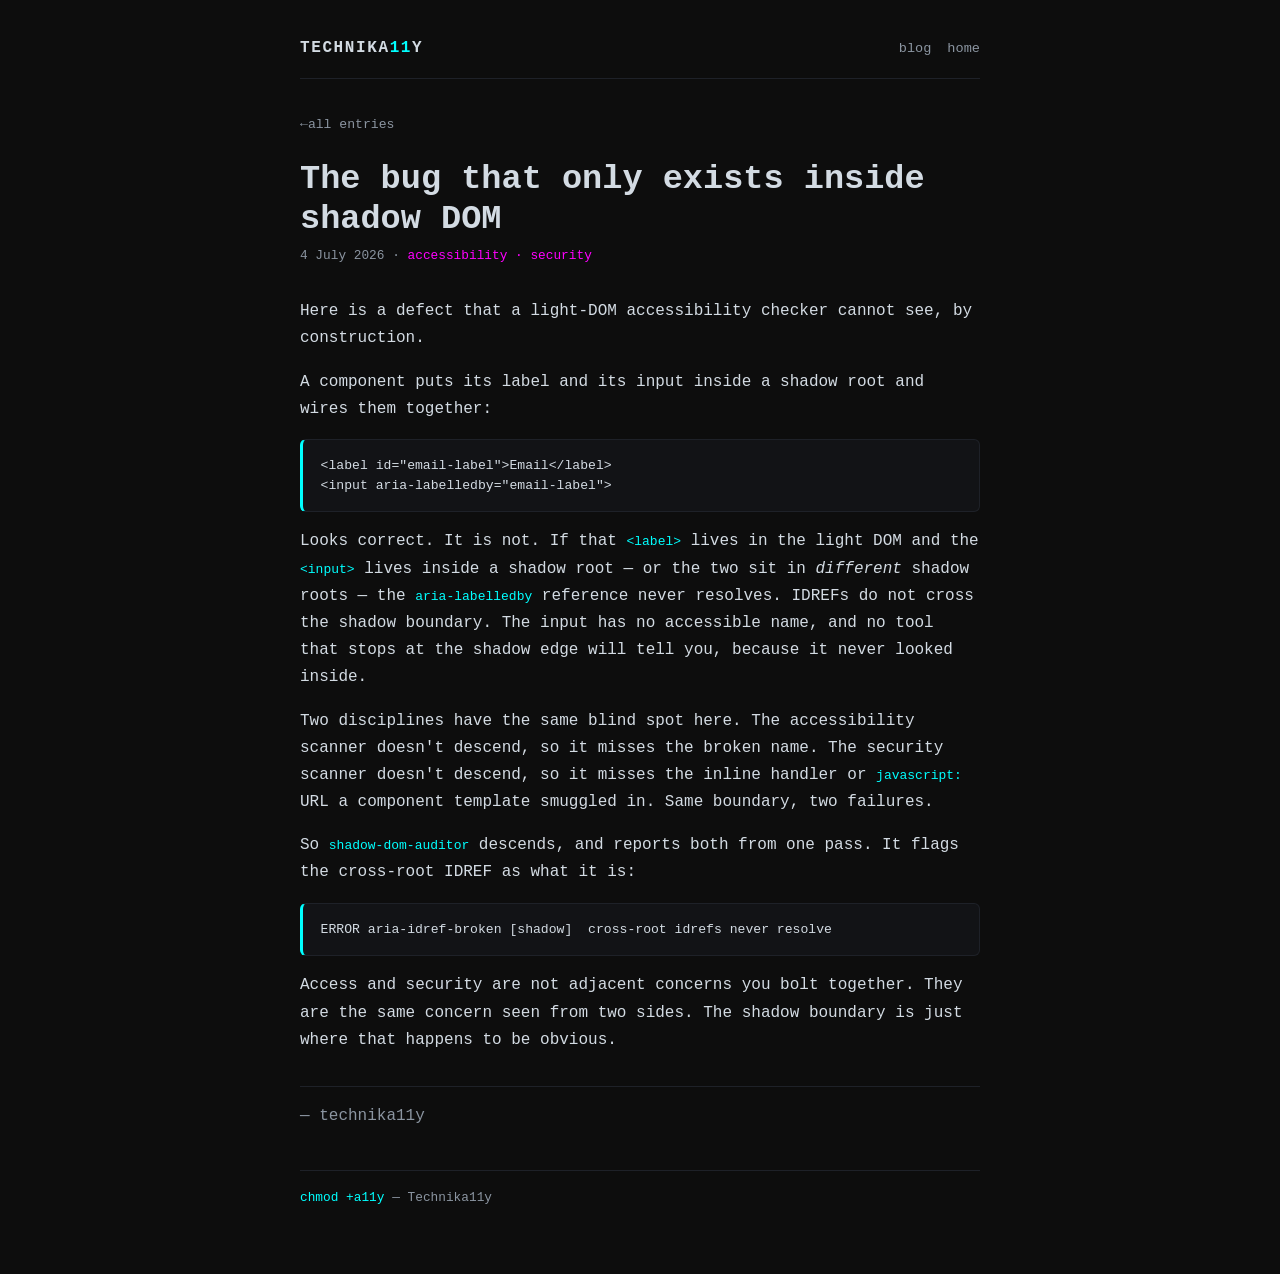
<file: blog/inside-shadow-dom.html>
<!doctype html>
<html lang="en">
<head>
  <meta charset="utf-8">
  <link rel="icon" href="/favicon.svg" type="image/svg+xml">
  <meta name="viewport" content="width=device-width, initial-scale=1">
  <title>The bug that only exists inside shadow DOM — technika11y speaking</title>
  <meta name="description" content="A broken accessible name a light-DOM checker cannot see, and why security and accessibility share the blind spot.">
  <link rel="stylesheet" href="blog.css">
</head>
<body>
  <a class="skip" href="#main">Skip to main content</a>
  <div class="wrap">
    <div class="top">
      <a class="brand" href="../index.html">TECHNIKA<span class="n">11</span>Y</a>
      <nav aria-label="Primary"><a href="index.html">blog</a><a href="../index.html">home</a></nav>
    </div>
    <main id="main">
      <a class="back" href="index.html">all entries</a>
      <article>
        <h1>The bug that only exists inside shadow DOM</h1>
        <p class="post-meta"><time datetime="2026-07-04">4 July 2026</time> · <span class="tag">accessibility · security</span></p>

        <p>Here is a defect that a light-DOM accessibility checker cannot see, by construction.</p>

        <p>A component puts its label and its input inside a shadow root and wires them together:</p>
        <pre><code>&lt;label id="email-label"&gt;Email&lt;/label&gt;
&lt;input aria-labelledby="email-label"&gt;</code></pre>

        <p>Looks correct. It is not. If that <code>&lt;label&gt;</code> lives in the light DOM and
          the <code>&lt;input&gt;</code> lives inside a shadow root — or the two sit in
          <em>different</em> shadow roots — the <code>aria-labelledby</code> reference never
          resolves. IDREFs do not cross the shadow boundary. The input has no accessible name, and
          no tool that stops at the shadow edge will tell you, because it never looked inside.</p>

        <p>Two disciplines have the same blind spot here. The accessibility scanner doesn't descend,
          so it misses the broken name. The security scanner doesn't descend, so it misses the
          inline handler or <code>javascript:</code> URL a component template smuggled in. Same
          boundary, two failures.</p>

        <p>So <code>shadow-dom-auditor</code> descends, and reports both from one pass. It flags the
          cross-root IDREF as what it is:</p>
        <pre><code>ERROR aria-idref-broken [shadow]  cross-root idrefs never resolve</code></pre>

        <p>Access and security are not adjacent concerns you bolt together. They are the same
          concern seen from two sides. The shadow boundary is just where that happens to be
          obvious.</p>

        <p class="sign">— technika11y</p>
      </article>
    </main>
    <footer><span class="mono">chmod +a11y</span> — Technika11y</footer>
  </div>
</body>
</html>
</file>
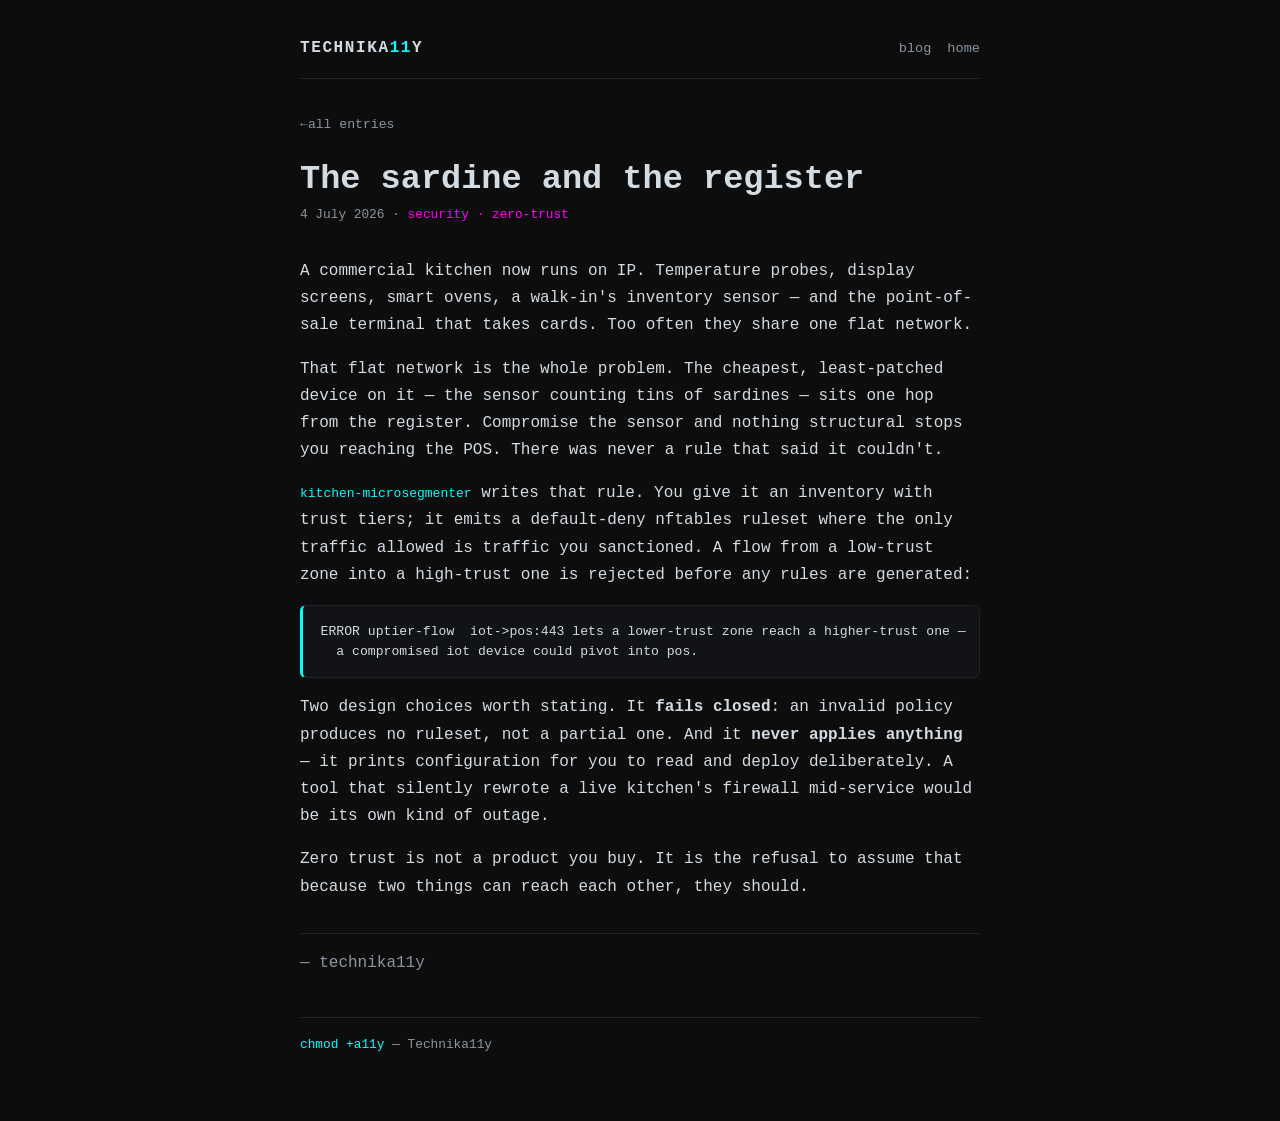
<file: blog/sardine-and-the-register.html>
<!doctype html>
<html lang="en">
<head>
  <meta charset="utf-8">
  <link rel="icon" href="/favicon.svg" type="image/svg+xml">
  <meta name="viewport" content="width=device-width, initial-scale=1">
  <title>The sardine and the register — technika11y speaking</title>
  <meta name="description" content="Zero trust for the commercial kitchen: why the cheapest sensor sits one hop from the POS.">
  <link rel="stylesheet" href="blog.css">
</head>
<body>
  <a class="skip" href="#main">Skip to main content</a>
  <div class="wrap">
    <div class="top">
      <a class="brand" href="../index.html">TECHNIKA<span class="n">11</span>Y</a>
      <nav aria-label="Primary"><a href="index.html">blog</a><a href="../index.html">home</a></nav>
    </div>
    <main id="main">
      <a class="back" href="index.html">all entries</a>
      <article>
        <h1>The sardine and the register</h1>
        <p class="post-meta"><time datetime="2026-07-04">4 July 2026</time> · <span class="tag">security · zero-trust</span></p>

        <p>A commercial kitchen now runs on IP. Temperature probes, display screens, smart ovens, a
          walk-in's inventory sensor — and the point-of-sale terminal that takes cards. Too often
          they share one flat network.</p>

        <p>That flat network is the whole problem. The cheapest, least-patched device on it — the
          sensor counting tins of sardines — sits one hop from the register. Compromise the sensor
          and nothing structural stops you reaching the POS. There was never a rule that said it
          couldn't.</p>

        <p><code>kitchen-microsegmenter</code> writes that rule. You give it an inventory with trust
          tiers; it emits a default-deny nftables ruleset where the only traffic allowed is traffic
          you sanctioned. A flow from a low-trust zone into a high-trust one is rejected before any
          rules are generated:</p>
        <pre><code>ERROR uptier-flow  iot-&gt;pos:443 lets a lower-trust zone reach a higher-trust one —
  a compromised iot device could pivot into pos.</code></pre>

        <p>Two design choices worth stating. It <strong>fails closed</strong>: an invalid policy
          produces no ruleset, not a partial one. And it <strong>never applies anything</strong> —
          it prints configuration for you to read and deploy deliberately. A tool that silently
          rewrote a live kitchen's firewall mid-service would be its own kind of outage.</p>

        <p>Zero trust is not a product you buy. It is the refusal to assume that because two things
          can reach each other, they should.</p>

        <p class="sign">— technika11y</p>
      </article>
    </main>
    <footer><span class="mono">chmod +a11y</span> — Technika11y</footer>
  </div>
</body>
</html>
</file>
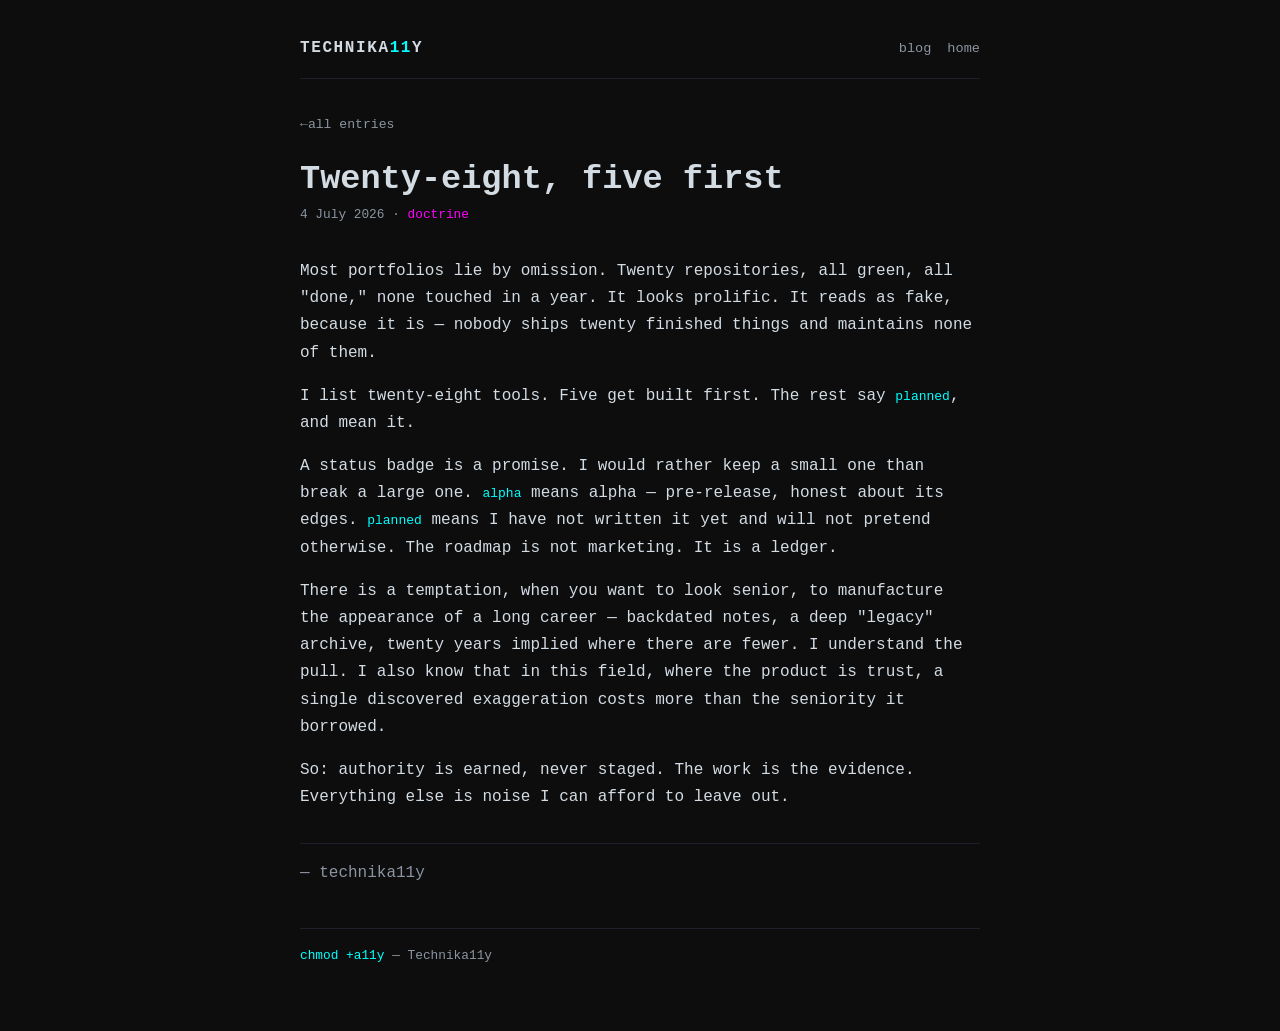
<file: blog/twenty-eight-five-first.html>
<!doctype html>
<html lang="en">
<head>
  <meta charset="utf-8">
  <link rel="icon" href="/favicon.svg" type="image/svg+xml">
  <meta name="viewport" content="width=device-width, initial-scale=1">
  <title>Twenty-eight, five first — technika11y speaking</title>
  <meta name="description" content="Why the roadmap shows planned honestly, and authority is earned, never staged.">
  <link rel="stylesheet" href="blog.css">
</head>
<body>
  <a class="skip" href="#main">Skip to main content</a>
  <div class="wrap">
    <div class="top">
      <a class="brand" href="../index.html">TECHNIKA<span class="n">11</span>Y</a>
      <nav aria-label="Primary"><a href="index.html">blog</a><a href="../index.html">home</a></nav>
    </div>
    <main id="main">
      <a class="back" href="index.html">all entries</a>
      <article>
        <h1>Twenty-eight, five first</h1>
        <p class="post-meta"><time datetime="2026-07-04">4 July 2026</time> · <span class="tag">doctrine</span></p>

        <p>Most portfolios lie by omission. Twenty repositories, all green, all "done," none touched
          in a year. It looks prolific. It reads as fake, because it is — nobody ships twenty
          finished things and maintains none of them.</p>

        <p>I list twenty-eight tools. Five get built first. The rest say <code>planned</code>, and
          mean it.</p>

        <p>A status badge is a promise. I would rather keep a small one than break a large one.
          <code>alpha</code> means alpha — pre-release, honest about its edges. <code>planned</code>
          means I have not written it yet and will not pretend otherwise. The roadmap is not
          marketing. It is a ledger.</p>

        <p>There is a temptation, when you want to look senior, to manufacture the appearance of a
          long career — backdated notes, a deep "legacy" archive, twenty years implied where there
          are fewer. I understand the pull. I also know that in this field, where the product is
          trust, a single discovered exaggeration costs more than the seniority it borrowed.</p>

        <p>So: authority is earned, never staged. The work is the evidence. Everything else is noise
          I can afford to leave out.</p>

        <p class="sign">— technika11y</p>
      </article>
    </main>
    <footer><span class="mono">chmod +a11y</span> — Technika11y</footer>
  </div>
</body>
</html>
</file>
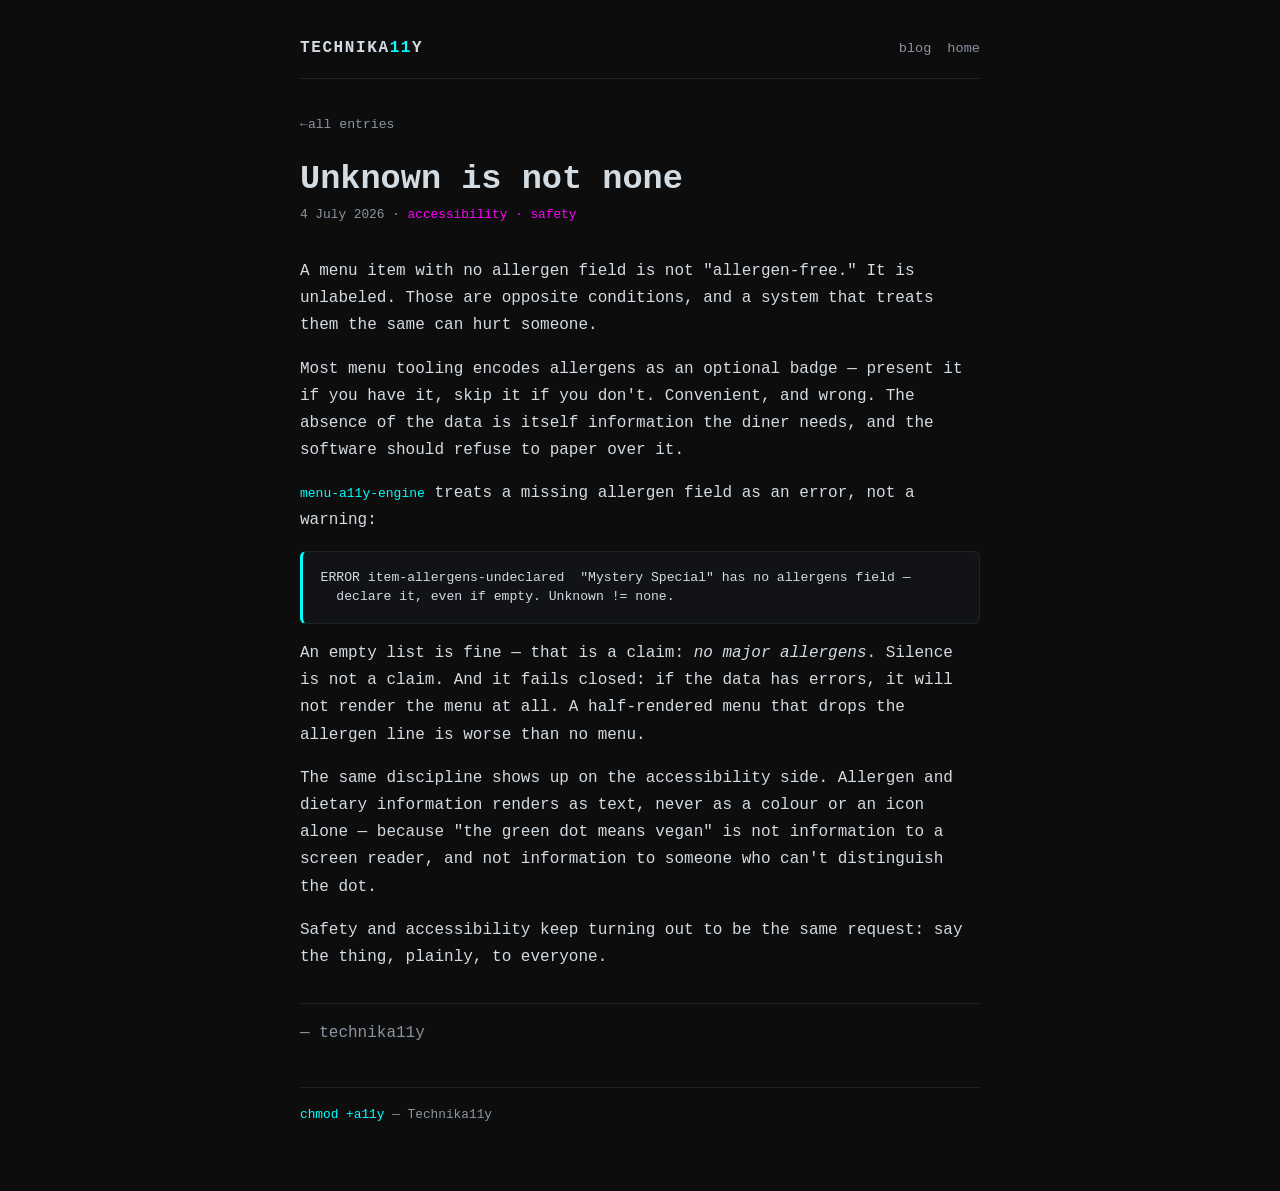
<file: blog/unknown-is-not-none.html>
<!doctype html>
<html lang="en">
<head>
  <meta charset="utf-8">
  <link rel="icon" href="/favicon.svg" type="image/svg+xml">
  <meta name="viewport" content="width=device-width, initial-scale=1">
  <title>Unknown is not none — technika11y speaking</title>
  <meta name="description" content="A missing allergen field is not allergen-free. It is unlabeled, and software should refuse to paper over it.">
  <link rel="stylesheet" href="blog.css">
</head>
<body>
  <a class="skip" href="#main">Skip to main content</a>
  <div class="wrap">
    <div class="top">
      <a class="brand" href="../index.html">TECHNIKA<span class="n">11</span>Y</a>
      <nav aria-label="Primary"><a href="index.html">blog</a><a href="../index.html">home</a></nav>
    </div>
    <main id="main">
      <a class="back" href="index.html">all entries</a>
      <article>
        <h1>Unknown is not none</h1>
        <p class="post-meta"><time datetime="2026-07-04">4 July 2026</time> · <span class="tag">accessibility · safety</span></p>

        <p>A menu item with no allergen field is not "allergen-free." It is unlabeled. Those are
          opposite conditions, and a system that treats them the same can hurt someone.</p>

        <p>Most menu tooling encodes allergens as an optional badge — present it if you have it,
          skip it if you don't. Convenient, and wrong. The absence of the data is itself information
          the diner needs, and the software should refuse to paper over it.</p>

        <p><code>menu-a11y-engine</code> treats a missing allergen field as an error, not a
          warning:</p>
        <pre><code>ERROR item-allergens-undeclared  "Mystery Special" has no allergens field —
  declare it, even if empty. Unknown != none.</code></pre>

        <p>An empty list is fine — that is a claim: <em>no major allergens</em>. Silence is not a
          claim. And it fails closed: if the data has errors, it will not render the menu at all. A
          half-rendered menu that drops the allergen line is worse than no menu.</p>

        <p>The same discipline shows up on the accessibility side. Allergen and dietary information
          renders as text, never as a colour or an icon alone — because "the green dot means vegan"
          is not information to a screen reader, and not information to someone who can't distinguish
          the dot.</p>

        <p>Safety and accessibility keep turning out to be the same request: say the thing, plainly,
          to everyone.</p>

        <p class="sign">— technika11y</p>
      </article>
    </main>
    <footer><span class="mono">chmod +a11y</span> — Technika11y</footer>
  </div>
</body>
</html>
</file>
<file: blog/blog.css>
:root {
  --bg: #0d0d0d; --ink: #d3dbe3; --muted: #8b95a1;
  --cyan: #00ffff; --magenta: #ff00ff; --yellow: #ffff00;
  --line: #1e2128; --panel: #121316;
  --mono: ui-monospace, "JetBrains Mono", "Fira Code", "SFMono-Regular", Menlo, Consolas, monospace;
}
* { box-sizing: border-box; }
body { margin: 0; background: var(--bg); color: var(--ink); font-family: var(--mono); line-height: 1.7; -webkit-font-smoothing: antialiased; }
a { color: var(--cyan); }
a:focus-visible { outline: 3px solid var(--yellow); outline-offset: 2px; }
.skip { position: absolute; left: -999px; top: 0; background: var(--yellow); color: #000; padding: .6rem 1rem; font-weight: 700; }
.skip:focus { left: .5rem; top: .5rem; }
.wrap { width: min(680px, 92vw); margin: 0 auto; padding: 2.2rem 0 4rem; }
.top { display: flex; gap: 1.2rem; align-items: baseline; border-bottom: 1px solid var(--line); padding-bottom: 1rem; margin-bottom: 2rem; }
.brand { font-weight: 800; letter-spacing: .1em; color: var(--ink); text-decoration: none; }
.brand .n { color: var(--cyan); }
.top nav { margin-left: auto; display: flex; gap: 1rem; }
.top nav a { color: var(--muted); text-decoration: none; font-size: .85rem; }
.top nav a:hover { color: var(--cyan); }
.back { color: var(--muted); text-decoration: none; font-size: .82rem; display: inline-block; margin-bottom: 1rem; }
.back::before { content: "\2190 "; }

h1 { font-size: clamp(1.5rem, 4.5vw, 2.1rem); line-height: 1.2; margin: .4rem 0 .3rem; }
.post-meta { color: var(--muted); font-size: .8rem; margin: 0 0 2rem; }
.post-meta .tag { color: var(--magenta); }
article h2 { color: var(--magenta); font-size: 1.05rem; margin: 2rem 0 .5rem; }
article p { margin: 1rem 0; }
article pre { background: var(--panel); border: 1px solid var(--line); border-left: 3px solid var(--cyan); border-radius: 6px; padding: 1rem 1.1rem; overflow-x: auto; font-size: .82rem; line-height: 1.5; }
article code { color: var(--cyan); }
article pre code { color: var(--ink); }
.sign { color: var(--muted); margin-top: 2rem; border-top: 1px solid var(--line); padding-top: 1rem; }

.lead { color: var(--muted); margin: 0 0 2rem; }
ul.posts { list-style: none; margin: 0; padding: 0; }
ul.posts li { border-bottom: 1px solid var(--line); padding: 1.2rem 0; }
ul.posts .date { color: var(--muted); font-size: .76rem; display: block; margin-bottom: .35rem; letter-spacing: .05em; }
ul.posts a { text-decoration: none; color: var(--ink); font-size: 1.08rem; }
ul.posts a:hover { color: var(--cyan); }
ul.posts .hook { color: var(--muted); font-size: .85rem; margin: .35rem 0 0; }

footer { color: var(--muted); font-size: .8rem; border-top: 1px solid var(--line); margin-top: 2.5rem; padding-top: 1rem; }
footer .mono { color: var(--cyan); }
@media (forced-colors: active) { article pre { border-color: CanvasText; } }
</file>
